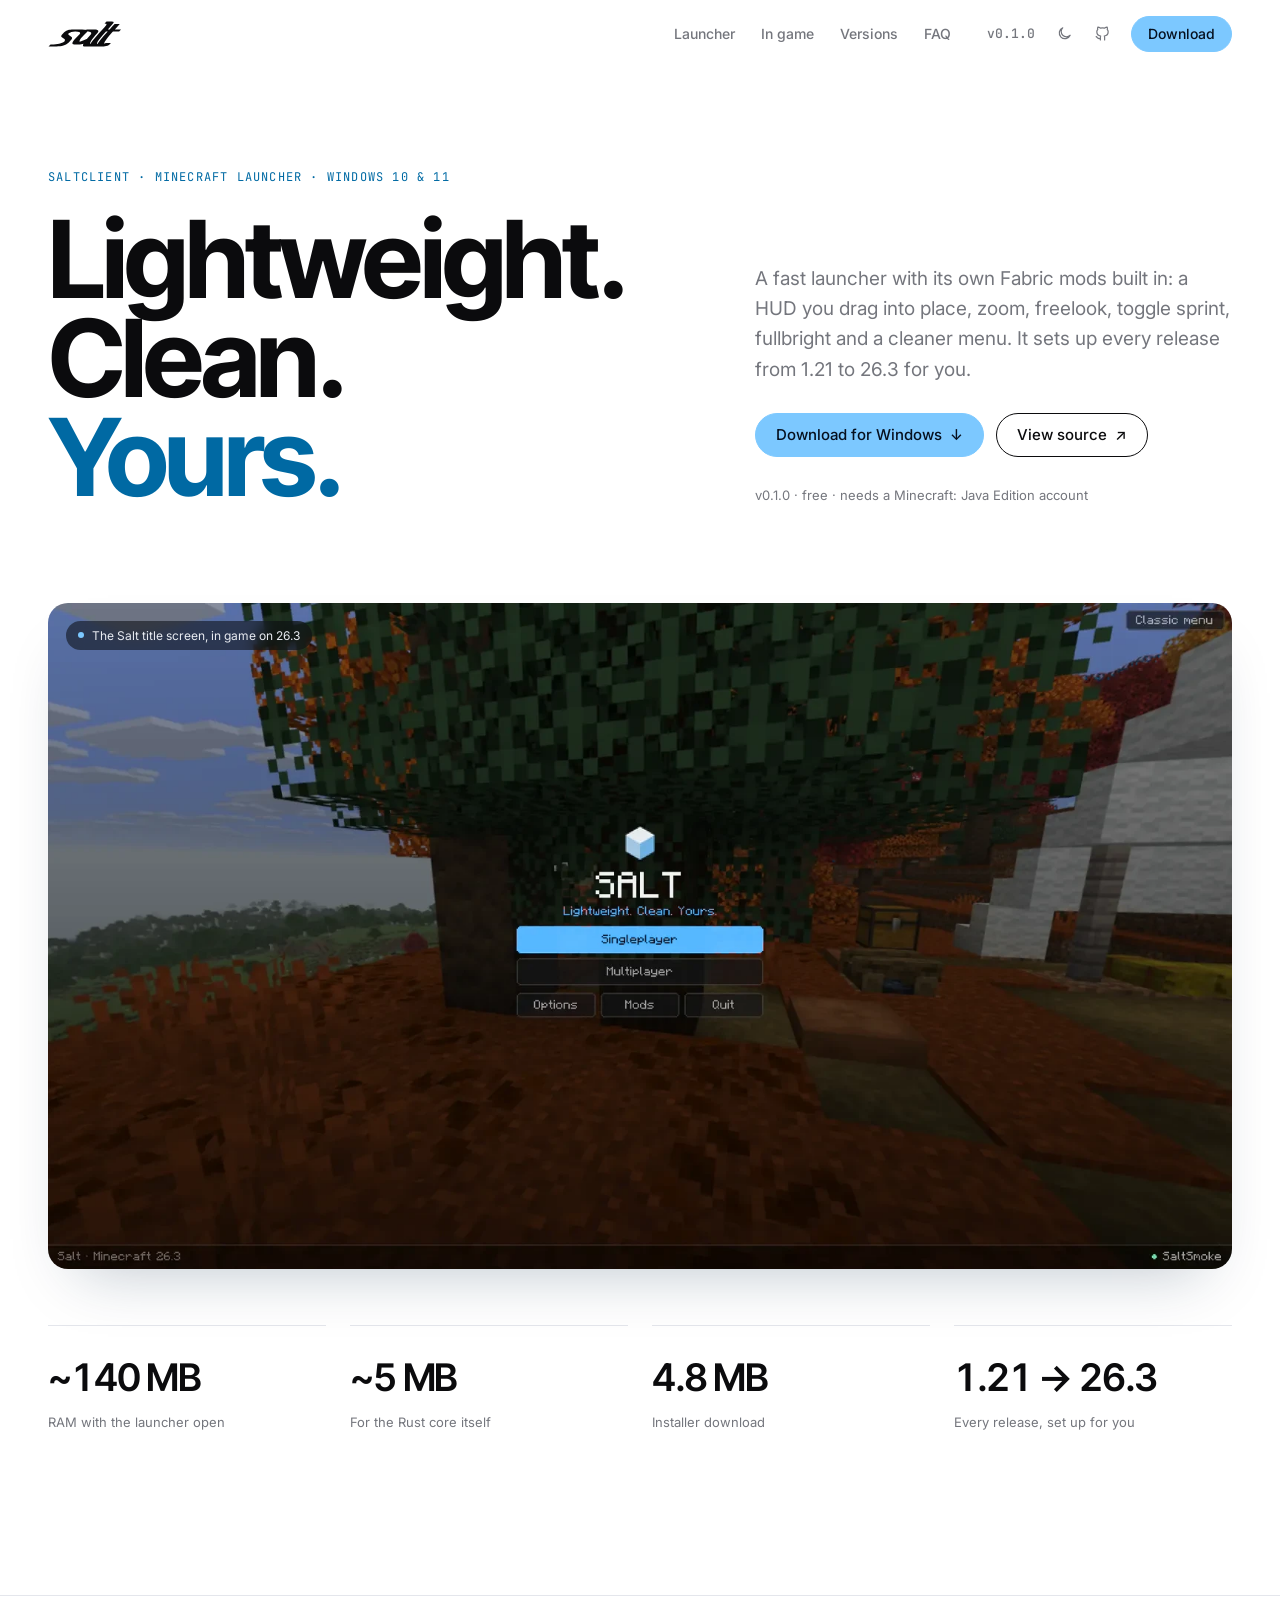
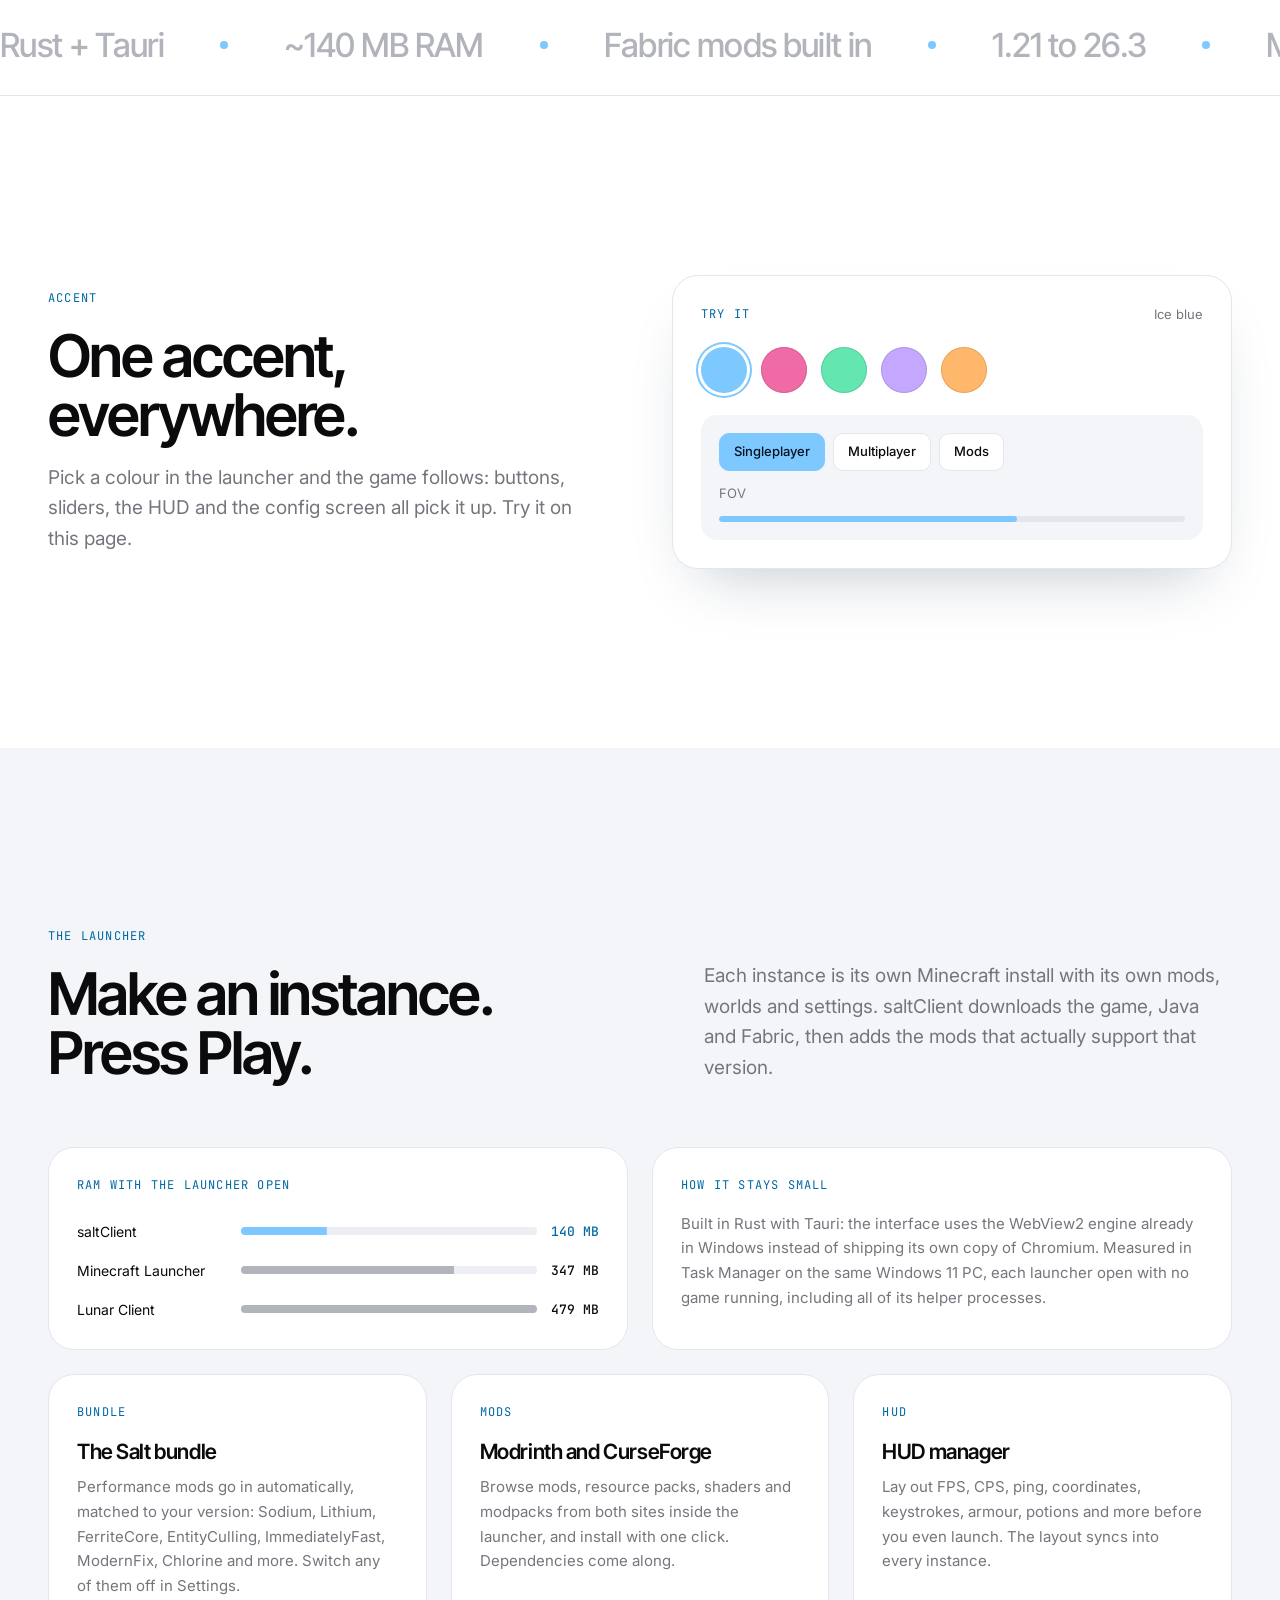
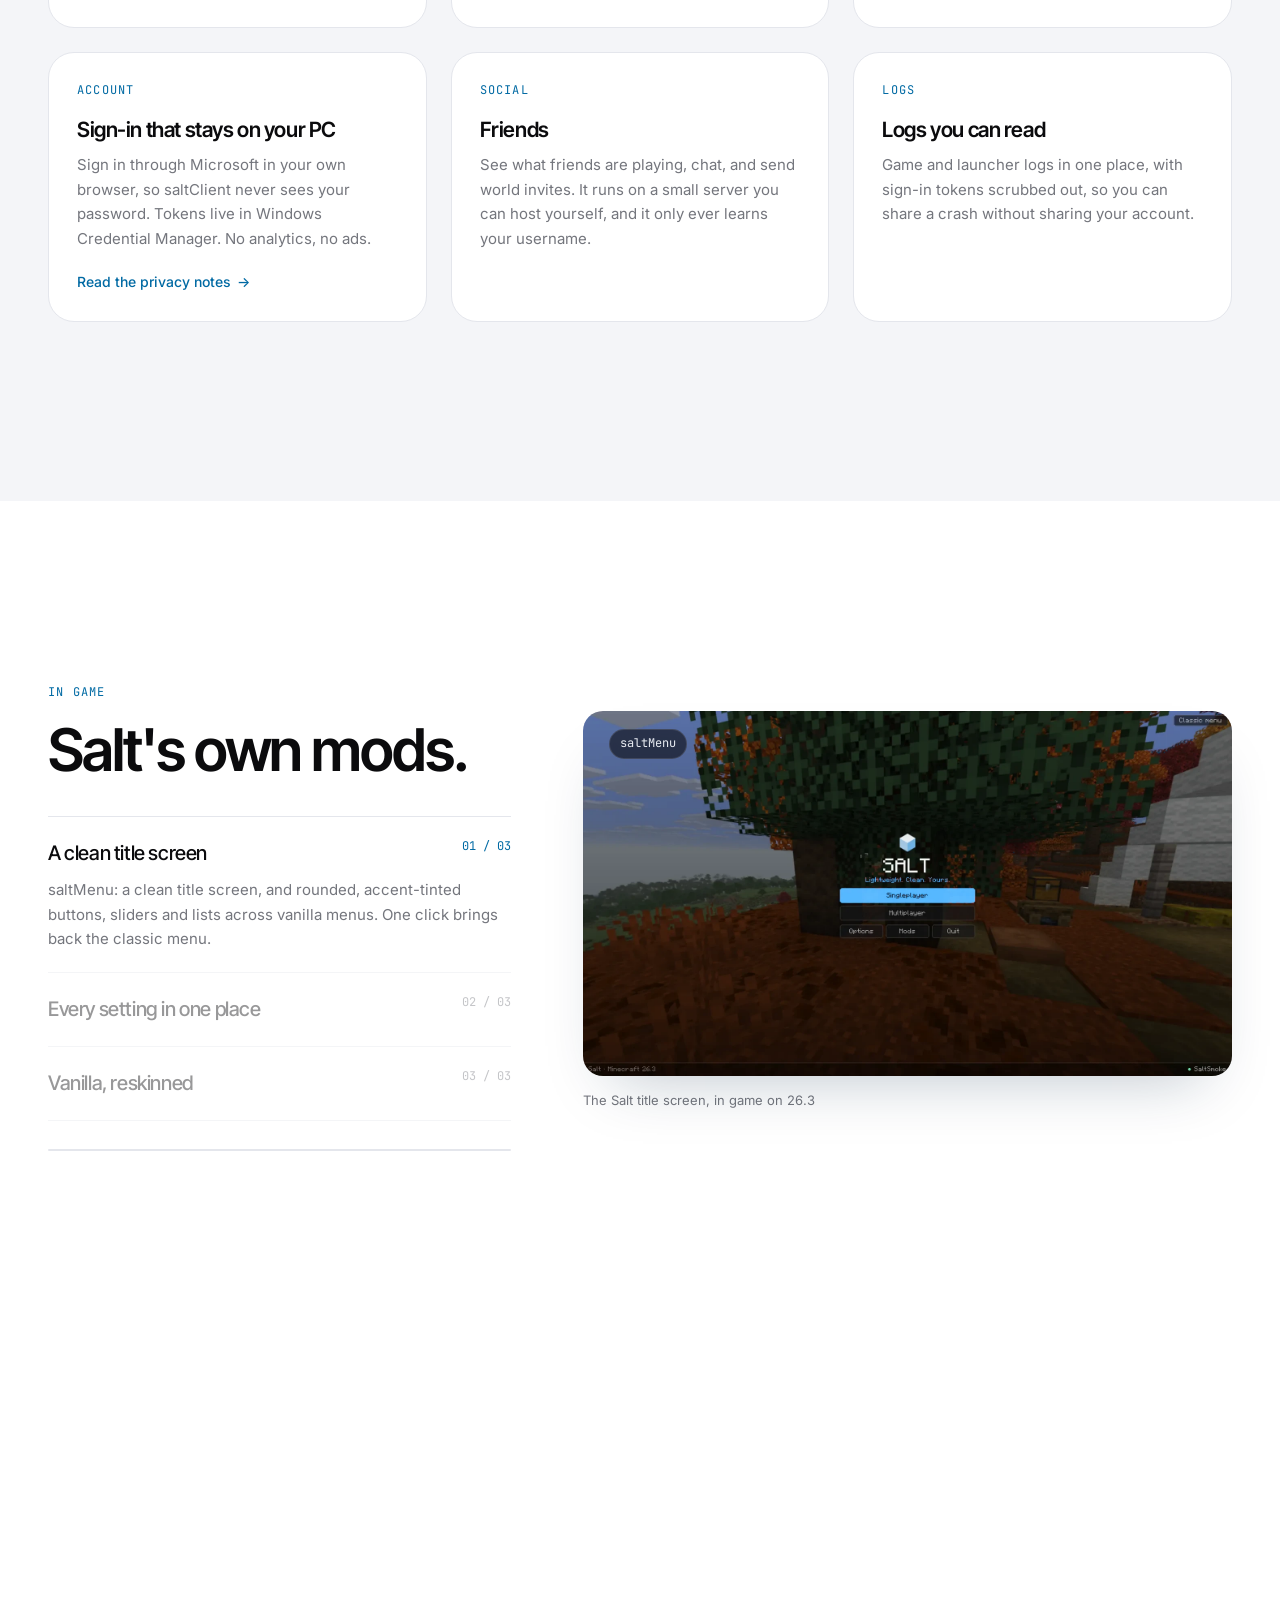
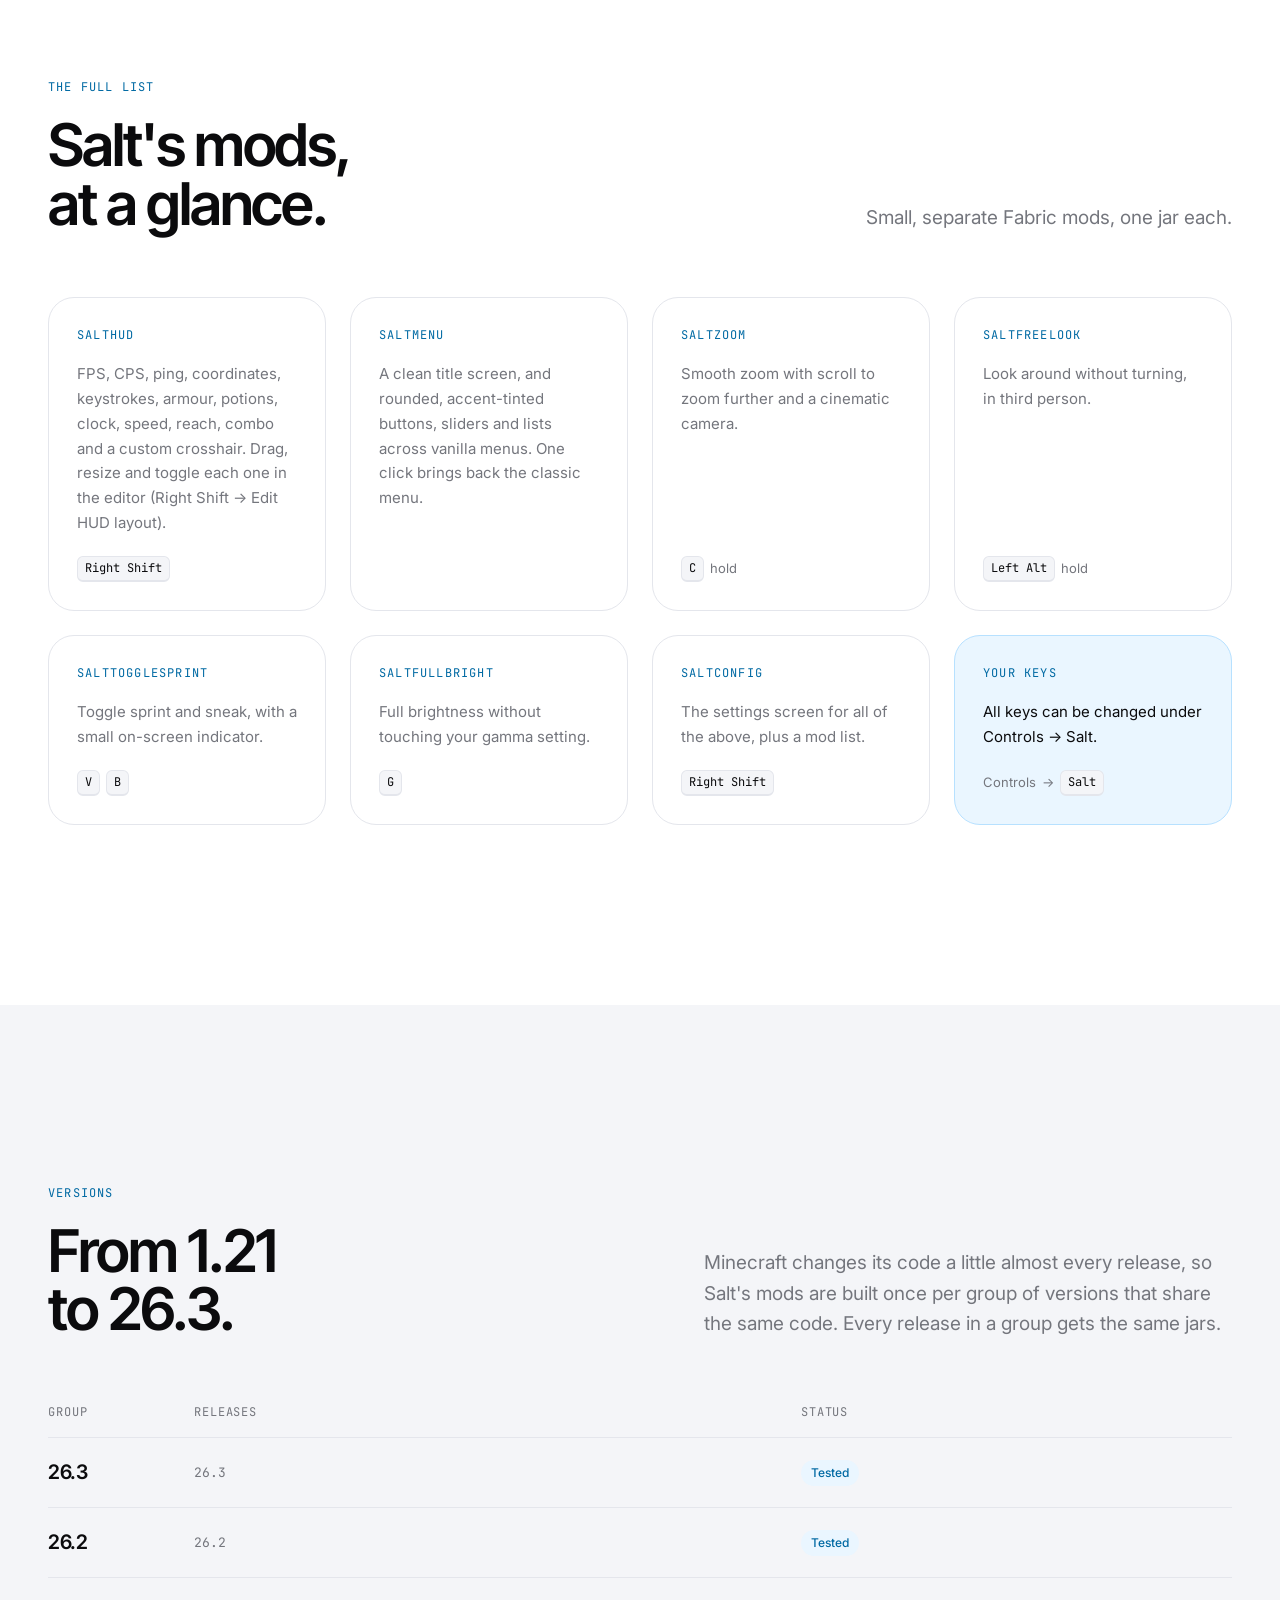
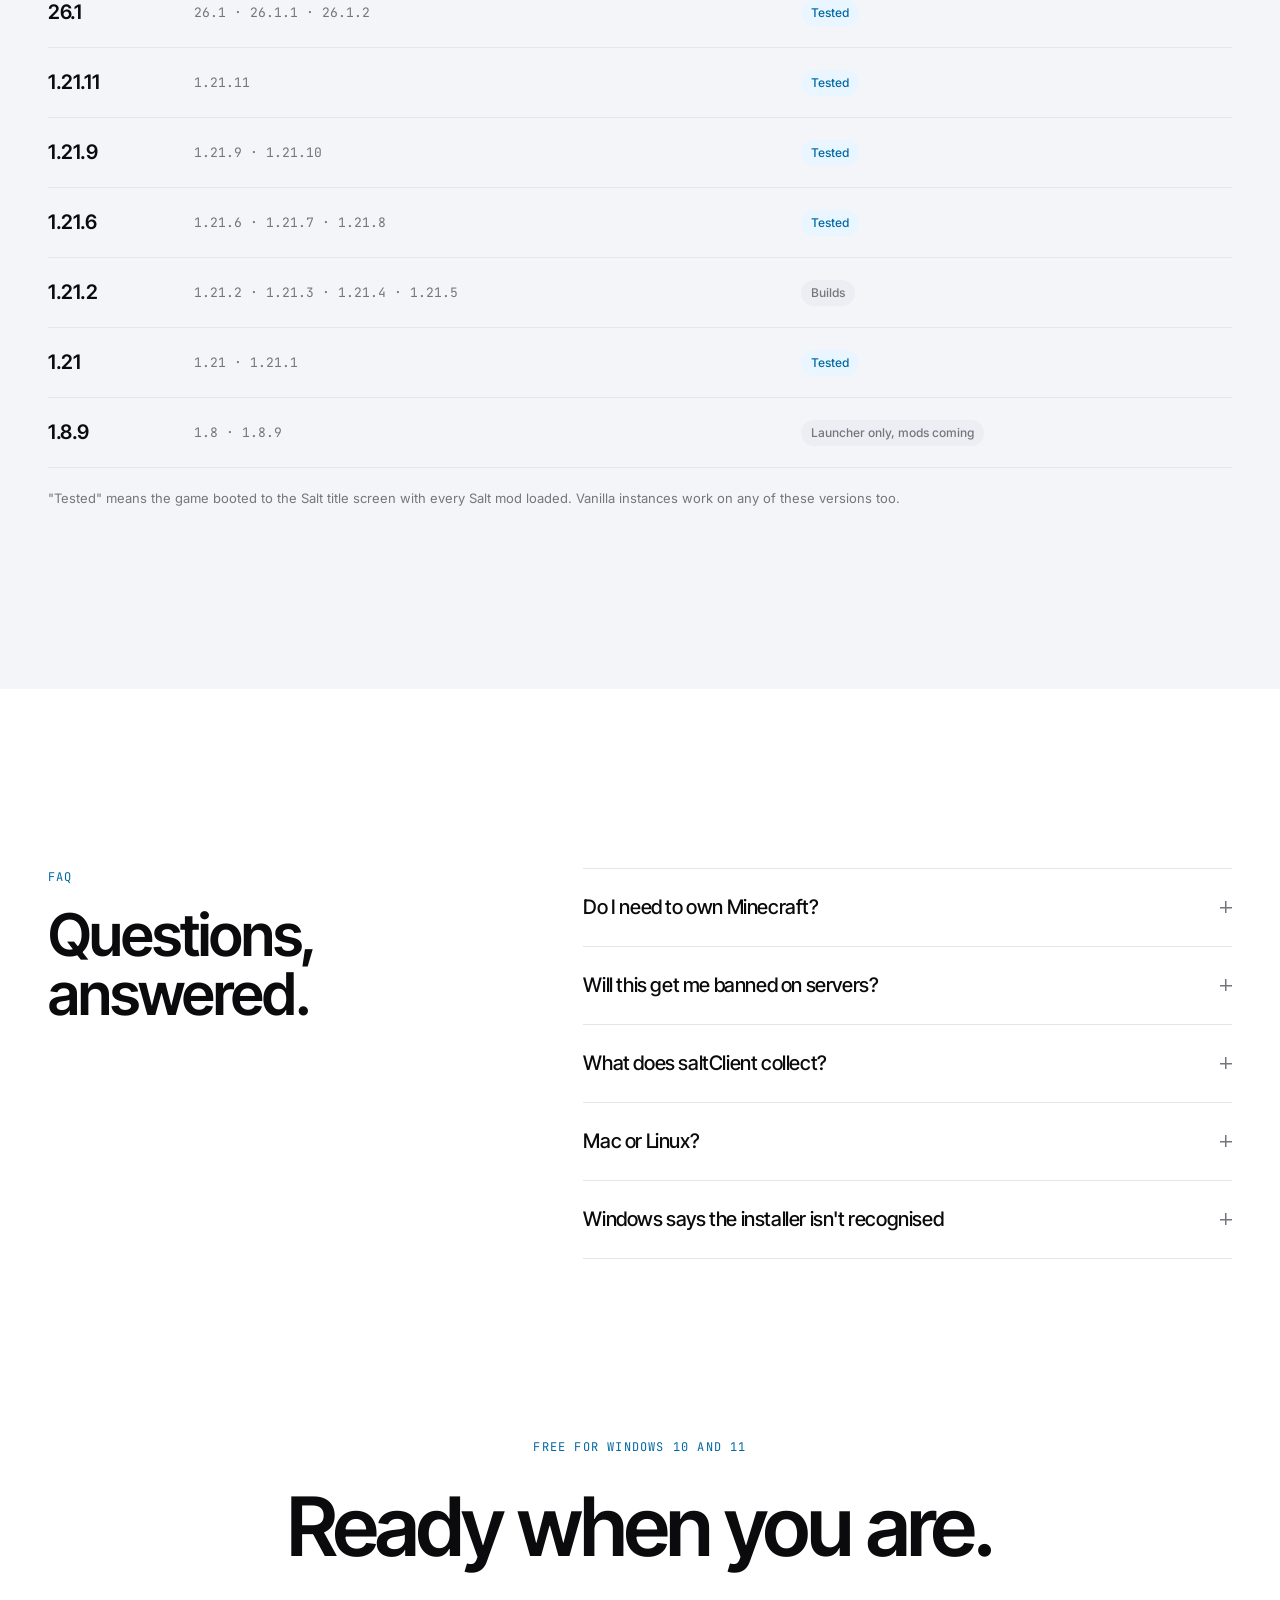
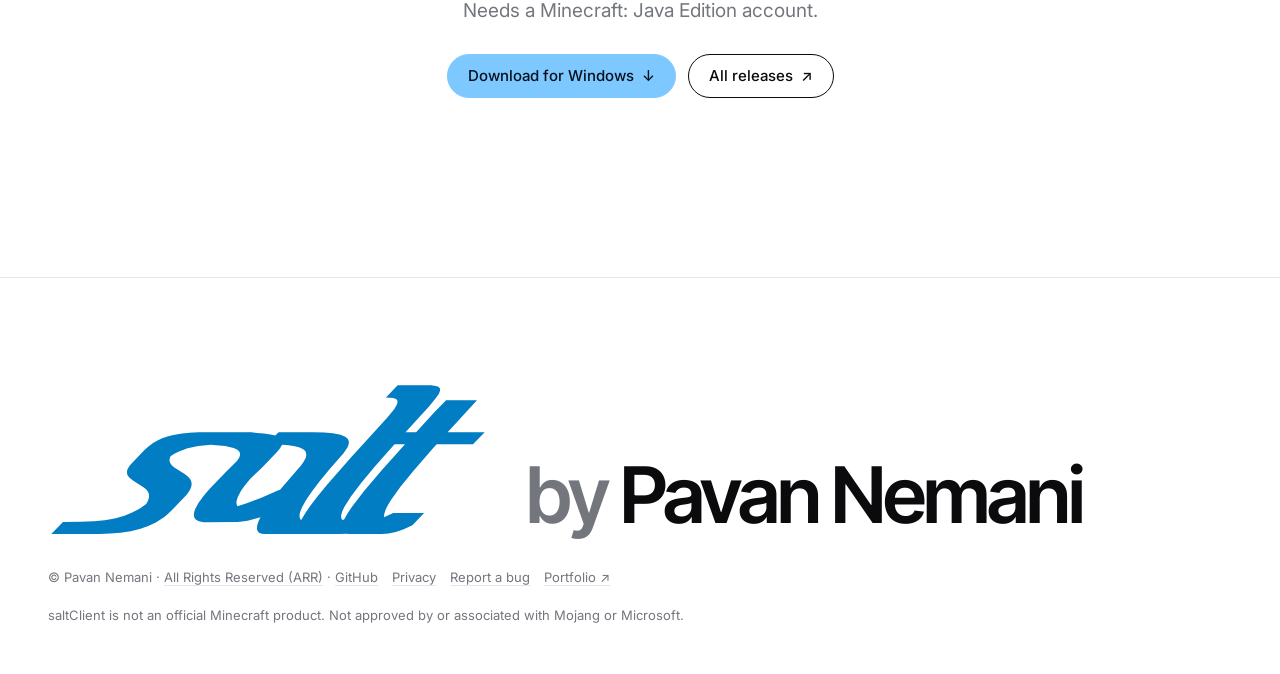
<file: index.html>
<!doctype html>
<html lang="en">
<head>
<meta charset="utf-8">
<meta name="viewport" content="width=device-width, initial-scale=1, viewport-fit=cover">
<title>saltClient</title>
<meta name="description" content="saltClient is a fast Minecraft launcher for Windows with its own Fabric mods: a drag-and-drop HUD, zoom, freelook, toggle sprint, fullbright and a cleaner menu, on every release from 1.21 to 26.3.">
<meta name="theme-color" content="#FFFFFF" media="(prefers-color-scheme: light)">
<meta name="theme-color" content="#0A0B0F" media="(prefers-color-scheme: dark)">
<link rel="icon" href="favicon.svg" type="image/svg+xml">
<link rel="apple-touch-icon" href="apple-touch-icon.png">
<meta property="og:type" content="website">
<meta property="og:title" content="saltClient">
<meta property="og:description" content="Lightweight. Clean. Yours. A Minecraft launcher with its own HUD and mods, from 1.21 to 26.3.">
<meta property="og:url" content="https://ophidianp.github.io/Salt/">
<meta property="og:image" content="https://ophidianp.github.io/Salt/og.png">
<meta name="twitter:card" content="summary_large_image">
<script>try{var r=document.documentElement,t=localStorage.getItem("salt-theme");if(t)r.dataset.theme=t;var a=localStorage.getItem("salt-accent");if(/^#[0-9a-f]{6}$/i.test(a))r.style.setProperty("--accent",a);if(!sessionStorage.getItem("salt-pre")&&!matchMedia("(prefers-reduced-motion: reduce)").matches){r.classList.add("preload");sessionStorage.setItem("salt-pre","1")}}catch(e){}</script>
<link rel="preconnect" href="https://fonts.googleapis.com">
<link rel="preconnect" href="https://fonts.gstatic.com" crossorigin>
<link rel="stylesheet" href="https://fonts.googleapis.com/css2?family=Inter:wght@400;500;600&amp;family=Inter+Tight:wght@500;600;700&amp;family=JetBrains+Mono:wght@400;500&amp;display=swap">
<link rel="stylesheet" href="styles.css?v=13">
<script src="accent.js?v=2" defer></script>
<script src="site.js?v=1" defer></script>
</head>
<body>
<div class="pre" aria-hidden="true"><div class="pre-in">
  <span class="lgs"><svg class="ghost"><use href="#salt"/></svg><svg class="fillp"><use href="#salt"/></svg></span>
  <p>Lightweight. Clean.<br>Yours.</p>
</div></div>
<svg width="0" height="0" style="position:absolute" aria-hidden="true">
  <symbol id="salt" viewBox="-0.6 -0.6 79.87 28.2"><path fill="currentColor" d="M66.22,8.50 L64.29,8.50 L68.56,3.84 L69.92,2.19 L70.38,1.47 L70.56,0.98 L70.58,0.71 L70.52,0.54 L70.26,0.28 L69.78,0.11 L68.93,0.01 L62.87,0.00 L60.75,2.20 L62.06,2.31 L62.47,2.44 L62.74,2.64 L62.85,2.91 L62.82,3.25 L62.65,3.67 L62.28,4.28 L60.97,5.88 L54.44,13.05 L50.06,18.06 L48.17,20.36 L46.96,21.96 L46.01,23.34 L45.40,24.40 L45.28,24.40 L45.23,24.34 L45.08,24.00 L45.05,23.58 L45.14,23.07 L45.53,22.07 L46.36,20.63 L47.30,19.27 L48.67,17.47 L50.54,15.21 L53.04,12.34 L53.75,11.31 L53.99,10.69 L54.01,10.16 L53.79,9.71 L53.35,9.34 L52.50,8.99 L51.09,8.71 L49.51,8.57 L47.23,8.50 L41.27,8.50 L40.65,9.13 L40.01,8.97 L38.92,8.79 L36.48,8.59 L36.57,8.50 L26.82,8.50 L26.78,8.54 L25.10,8.62 L23.46,8.78 L22.19,9.00 L21.24,9.23 L20.12,9.62 L19.28,10.01 L18.47,10.49 L17.70,11.05 L16.96,11.72 L14.45,14.32 L14.12,14.74 L13.82,15.30 L13.74,15.64 L13.77,16.09 L13.87,16.36 L14.15,16.73 L14.82,17.28 L16.80,18.53 L17.20,18.89 L17.52,19.29 L17.71,19.75 L17.74,20.26 L17.59,20.86 L17.23,21.53 L16.01,22.39 L14.68,23.11 L13.28,23.67 L11.53,24.16 L9.70,24.48 L7.80,24.67 L5.51,24.77 L2.12,24.80 L0.00,27.00 L8.66,26.98 L10.63,26.91 L12.55,26.76 L14.40,26.48 L16.18,26.05 L17.60,25.55 L18.96,24.90 L20.51,23.89 L21.24,23.28 L21.95,22.60 L24.57,19.85 L25.10,19.10 L25.31,18.66 L25.44,18.25 L25.47,17.88 L25.38,17.39 L25.24,17.09 L24.93,16.69 L24.21,16.11 L22.39,14.97 L21.99,14.64 L21.68,14.29 L21.49,13.89 L21.45,13.59 L21.49,13.27 L21.63,12.90 L22.34,12.44 L23.17,12.01 L24.72,11.43 L26.67,11.02 L28.94,10.80 L31.59,11.04 L33.11,11.39 L33.71,11.66 L34.08,11.97 L34.25,12.33 L34.25,12.73 L34.08,13.18 L33.66,13.79 L31.78,15.63 L28.63,18.91 L27.67,20.04 L26.71,21.36 L26.12,22.46 L25.96,22.94 L25.88,23.36 L25.90,23.73 L25.99,24.05 L26.17,24.31 L26.59,24.61 L26.97,24.74 L27.69,24.84 L33.86,24.83 L35.62,24.59 L37.97,23.96 L37.62,24.69 L37.42,25.27 L37.33,25.78 L37.35,26.20 L37.51,26.54 L37.79,26.79 L38.22,26.95 L38.59,26.99 L52.23,27.00 L53.57,26.94 L54.20,27.00 L59.91,27.00 L61.19,26.90 L62.53,26.62 L63.97,26.12 L65.55,25.40 L67.67,23.20 L62.07,23.20 L60.41,23.96 L60.42,23.42 L60.71,22.51 L61.13,21.68 L61.72,20.71 L63.41,18.37 L65.75,15.49 L69.29,11.44 L69.95,10.70 L76.54,10.70 L78.67,8.50 L71.94,8.50 L77.27,2.70 L71.67,2.70 L69.54,4.90ZM62.30,10.70 L64.21,10.70 L59.94,15.47 L56.78,19.20 L54.49,22.19 L53.78,23.25 L53.13,24.40 L52.76,24.40 L52.60,23.96 L52.64,23.44 L52.84,22.80 L53.21,22.03 L54.42,20.13 L56.24,17.73 L58.65,14.84ZM41.33,19.00 L38.14,20.41 L35.35,21.47 L33.79,21.97 L33.66,21.70 L33.60,21.35 L33.64,20.96 L33.85,20.26 L34.44,19.16 L35.12,18.19 L36.16,16.94 L38.18,14.99 L40.88,12.19 L41.49,11.47 L41.89,10.77 L43.13,10.88 L44.23,11.06 L45.10,11.30 L45.73,11.61 L46.00,11.83 L46.18,12.08 L46.30,12.56 L46.20,13.13 L45.78,13.93 L45.32,14.54 L41.49,19.00Z"/></symbol>
</svg>

<header class="hdr" id="hdr">
  <div class="wrap">
    <a class="logo lgs" href="#top" aria-label="saltClient, back to top"><svg class="base" aria-hidden="true"><use href="#salt"/></svg><svg class="fillp" aria-hidden="true"><use href="#salt"/></svg></a>
    <nav class="nav" aria-label="Main">
      <a href="#launcher" data-nav="launcher">Launcher</a>
      <a href="#in-game" data-nav="in-game">In game</a>
      <a href="#versions" data-nav="versions">Versions</a>
      <a href="#faq" data-nav="faq">FAQ</a>
    </nav>
    <div class="tools">
      <span class="kbd">v0.1.0</span>
      <button class="ib" id="theme" type="button" aria-label="Switch light or dark mode">
        <svg class="moon" viewBox="0 0 24 24" fill="none" stroke="currentColor" stroke-width="1.7" stroke-linecap="round" stroke-linejoin="round"><path d="M20 14.5A8 8 0 1 1 9.5 4a6.5 6.5 0 0 0 10.5 10.5z"/></svg>
        <svg class="sun" viewBox="0 0 24 24" fill="none" stroke="currentColor" stroke-width="1.7" stroke-linecap="round"><circle cx="12" cy="12" r="4"/><path d="M12 2v2M12 20v2M4.9 4.9l1.4 1.4M17.7 17.7l1.4 1.4M2 12h2M20 12h2M4.9 19.1l1.4-1.4M17.7 6.3l1.4-1.4"/></svg>
      </button>
      <a class="ib gh" href="https://github.com/ophidianp/Salt" aria-label="saltClient on GitHub"><svg viewBox="0 0 24 24" fill="none" stroke="currentColor" stroke-width="1.7" stroke-linecap="round" stroke-linejoin="round"><path d="M9 19c-4 1.3-4-2-6-2.5m12 4.5v-3.5c0-1 .1-1.4-.5-2 2.8-.3 5.5-1.4 5.5-6a4.6 4.6 0 0 0-1.3-3.2 4.2 4.2 0 0 0-.1-3.2s-1.1-.3-3.5 1.3a12 12 0 0 0-6.2 0C6.5 2.8 5.4 3.1 5.4 3.1a4.2 4.2 0 0 0-.1 3.2A4.6 4.6 0 0 0 4 9.5c0 4.6 2.7 5.7 5.5 6-.6.6-.6 1.2-.5 2V21"/></svg></a>
      <a class="pill sm acc" href="https://github.com/ophidianp/Salt/releases/latest/download/saltClient-Setup.exe" style="margin-left:8px">Download</a>
    </div>
  </div>
</header>

<main>
  <section class="hero" id="top">
    <div class="wrap">
      <div class="hero-grid">
        <div>
          <div class="eyebrow in">saltClient · Minecraft launcher · Windows 10 &amp; 11</div>
          <h1 class="in d1" style="margin-top:22px">Lightweight.<br>Clean.<br><em>Yours.</em></h1>
        </div>
        <div style="display:flex;flex-direction:column;gap:28px;align-items:flex-start;min-width:0">
          <p class="lede in d2">A fast launcher with its own Fabric mods built in: a HUD you drag into place, zoom, freelook, toggle sprint, fullbright and a cleaner menu. It sets up every release from 1.21 to 26.3 for you.</p>
          <div class="cta in d3"><a class="pill acc" href="https://github.com/ophidianp/Salt/releases/latest/download/saltClient-Setup.exe">Download for Windows <span class="ar dn">↓</span></a><a class="pill" href="https://github.com/ophidianp/Salt">View source <span class="ar">↗</span></a></div>
          <p class="fine in d3">v0.1.0 · free · needs a Minecraft: Java Edition account</p>
        </div>
      </div>
      <figure class="ph stage zoom" style="margin-inline:0;margin-bottom:0"><img data-recolor src="assets/img/title-screen.webp" width="1600" height="900" fetchpriority="high" alt="Salt's title screen in Minecraft 26.3: the Salt cube logo, the tagline Lightweight. Clean. Yours., and rounded Singleplayer, Multiplayer, Options, Mods and Quit buttons over a blurred world."><figcaption class="hint"><i></i>The Salt title screen, in game on 26.3</figcaption></figure>
      <div class="ticks">
        <div class="rv"><b>~140 MB</b><span>RAM with the launcher open</span></div>
        <div class="rv d1"><b>~5 MB</b><span>For the Rust core itself</span></div>
        <div class="rv d2"><b>4.8 MB</b><span>Installer download</span></div>
        <div class="rv d2"><b>1.21 → 26.3</b><span>Every release, set up for you</span></div>
      </div>
    </div>
    <div class="marq" aria-hidden="true"><div class="track">
      <span>Rust + Tauri</span><span>~140 MB RAM</span><span>Fabric mods built in</span><span>1.21 to 26.3</span><span>Modrinth + CurseForge</span><span>No analytics</span><span>Windows 10 &amp; 11</span>
      <span>Rust + Tauri</span><span>~140 MB RAM</span><span>Fabric mods built in</span><span>1.21 to 26.3</span><span>Modrinth + CurseForge</span><span>No analytics</span><span>Windows 10 &amp; 11</span>
    </div></div>
  </section>

  <section class="blk" id="accent">
    <div class="wrap accent-grid">
      <div style="display:flex;flex-direction:column;gap:18px">
        <div class="eyebrow rv">Accent</div>
        <h2 class="rv d1">One accent,<br>everywhere.</h2>
        <p class="lede rv d2">Pick a colour in the launcher and the game follows: buttons, sliders, the HUD and the config screen all pick it up. Try it on this page.</p>
      </div>
      <div class="picker rv d1">
        <div class="row"><div class="eyebrow">Try it</div><span class="fine" id="acc-name">Ice blue</span></div>
        <div class="swatches" role="radiogroup" aria-label="Accent colour"><button class="swatch" type="button" role="radio" aria-checked="true" data-accent="#7cc8ff" style="--c:#7cc8ff" aria-label="Ice blue"></button><button class="swatch" type="button" role="radio" aria-checked="false" data-accent="#f06aa6" style="--c:#f06aa6" aria-label="Pink"></button><button class="swatch" type="button" role="radio" aria-checked="false" data-accent="#63e6b0" style="--c:#63e6b0" aria-label="Mint"></button><button class="swatch" type="button" role="radio" aria-checked="false" data-accent="#c4a8ff" style="--c:#c4a8ff" aria-label="Lavender"></button><button class="swatch" type="button" role="radio" aria-checked="false" data-accent="#ffb86b" style="--c:#ffb86b" aria-label="Amber"></button></div>
        <div class="demo" aria-hidden="true">
          <div class="btns"><span class="on">Singleplayer</span><span>Multiplayer</span><span>Mods</span></div>
          <div class="fine">FOV</div><div class="bar"><i></i></div>
        </div>
      </div>
    </div>
  </section>

  <section class="blk alt" id="launcher">
    <div class="wrap">
      <div class="blk-head">
        <div><div class="eyebrow rv">The launcher</div><h2 class="rv d1">Make an instance.<br>Press Play.</h2></div>
        <p class="lede rv d2" style="max-width:44ch">Each instance is its own Minecraft install with its own mods, worlds and settings. saltClient downloads the game, Java and Fabric, then adds the mods that actually support that version.</p>
      </div>
      <div class="cards two">
        <div class="card flat rv">
          <div class="eyebrow">RAM with the launcher open</div>
          <div class="ram" role="table" aria-label="RAM with the launcher open">
            <div role="row"><span role="rowheader">saltClient</span><i style="--w:29%" aria-hidden="true"></i><b role="cell">140 MB</b></div>
            <div role="row"><span role="rowheader">Minecraft Launcher</span><i style="--w:72%" aria-hidden="true"></i><b role="cell">347 MB</b></div>
            <div role="row"><span role="rowheader">Lunar Client</span><i style="--w:100%" aria-hidden="true"></i><b role="cell">479 MB</b></div>
          </div>
        </div>
        <div class="card flat rv d1">
          <div class="eyebrow">How it stays small</div>
          <p>Built in Rust with Tauri: the interface uses the WebView2 engine already in Windows instead of shipping its own copy of Chromium. Measured in Task Manager on the same Windows 11 PC, each launcher open with no game running, including all of its helper processes.</p>
        </div>
      </div>
      <div class="cards" style="margin-top:24px">
        <article class="card rv"><div class="eyebrow">Bundle</div><h3>The Salt bundle</h3><p>Performance mods go in automatically, matched to your version: Sodium, Lithium, FerriteCore, EntityCulling, ImmediatelyFast, ModernFix, Chlorine and more. Switch any of them off in Settings.</p></article>
        <article class="card rv d1"><div class="eyebrow">Mods</div><h3>Modrinth and CurseForge</h3><p>Browse mods, resource packs, shaders and modpacks from both sites inside the launcher, and install with one click. Dependencies come along.</p></article>
        <article class="card rv d2"><div class="eyebrow">HUD</div><h3>HUD manager</h3><p>Lay out FPS, CPS, ping, coordinates, keystrokes, armour, potions and more before you even launch. The layout syncs into every instance.</p></article>
        <article class="card rv"><div class="eyebrow">Account</div><h3>Sign-in that stays on your PC</h3><p>Sign in through Microsoft in your own browser, so saltClient never sees your password. Tokens live in Windows Credential Manager. No analytics, no ads.</p><a class="more" href="https://github.com/ophidianp/Salt/blob/main/PRIVACY.md">Read the privacy notes <span class="ar">→</span></a></article>
        <article class="card rv d1"><div class="eyebrow">Social</div><h3>Friends</h3><p>See what friends are playing, chat, and send world invites. It runs on a small server you can host yourself, and it only ever learns your username.</p></article>
        <article class="card rv d2"><div class="eyebrow">Logs</div><h3>Logs you can read</h3><p>Game and launcher logs in one place, with sign-in tokens scrubbed out, so you can share a crash without sharing your account.</p></article>
      </div>
    </div>
  </section>

  <section class="tear" id="in-game">
    <div class="pin"><div class="wrap grid">
      <div>
        <div class="eyebrow">In game</div>
        <h2 style="margin-top:18px">Salt's own mods.</h2>
        <ol class="steps" id="steps">
          <li class="on" data-lbl="saltMenu" data-cap="The Salt title screen, in game on 26.3"><div class="t">A clean title screen <small>01 / 03</small></div><p>saltMenu: a clean title screen, and rounded, accent-tinted buttons, sliders and lists across vanilla menus. One click brings back the classic menu.</p></li>
          <li data-lbl="saltConfig" data-cap="saltConfig: every mod's settings in one place, including other mods' Cloth Config screens"><div class="t">Every setting in one place <small>02 / 03</small></div><p>saltConfig: the settings screen for all of Salt's mods, plus a mod list. Open it with <kbd>Right Shift</kbd>.</p></li>
          <li data-lbl="Options" data-cap="Vanilla Options, reskinned. Modded screens that use vanilla widgets get the same look."><div class="t">Vanilla, reskinned <small>03 / 03</small></div><p>Vanilla Options, reskinned. Modded screens that use vanilla widgets get the same look.</p></li>
        </ol>
        <div class="prog"><i id="bar"></i></div>
      </div>
      <div>
        <div class="ph tstage" id="tstage">
          <img class="layer" data-recolor src="assets/img/title-screen.webp" width="1600" height="900" alt="Salt's title screen in Minecraft 26.3 with rounded, accent-tinted buttons.">
          <img class="layer" data-recolor src="assets/img/salt-config.webp" width="1600" height="900" loading="lazy" alt="The saltConfig screen: a rounded dark window listing the Salt mods and other installed mods on the left, with toggles and options for saltFreelook on the right.">
          <img class="layer" data-recolor src="assets/img/options-reskin.webp" width="1600" height="900" loading="lazy" alt="Minecraft's Options screen with Salt's rounded dark buttons and an accent-filled FOV slider.">
          <span class="lbl" id="tlbl">saltMenu</span>
        </div>
        <p class="tstage-cap" id="tcap">The Salt title screen, in game on 26.3</p>
      </div>
    </div></div>
  </section>

  <section class="blk mods-head" id="mods" style="padding-top:clamp(40px,6vw,80px)">
    <div class="wrap">
      <div class="blk-head">
        <div><div class="eyebrow rv">The full list</div><h2 class="rv d1">Salt's mods,<br>at a glance.</h2></div>
        <p class="lede rv d2" style="max-width:36ch">Small, separate Fabric mods, one jar each.</p>
      </div>
      <div class="cards four">
        <article class="card rv"><div class="eyebrow">saltHUD</div><p>FPS, CPS, ping, coordinates, keystrokes, armour, potions, clock, speed, reach, combo and a custom crosshair. Drag, resize and toggle each one in the editor (Right Shift → Edit HUD layout).</p><div class="keys"><kbd>Right Shift</kbd></div></article>
        <article class="card rv d1"><div class="eyebrow">saltMenu</div><p>A clean title screen, and rounded, accent-tinted buttons, sliders and lists across vanilla menus. One click brings back the classic menu.</p></article>
        <article class="card rv d2"><div class="eyebrow">saltZoom</div><p>Smooth zoom with scroll to zoom further and a cinematic camera.</p><div class="keys"><kbd>C</kbd> hold</div></article>
        <article class="card rv"><div class="eyebrow">saltFreelook</div><p>Look around without turning, in third person.</p><div class="keys"><kbd>Left Alt</kbd> hold</div></article>
        <article class="card rv d1"><div class="eyebrow">saltToggleSprint</div><p>Toggle sprint and sneak, with a small on-screen indicator.</p><div class="keys"><kbd>V</kbd> <kbd>B</kbd></div></article>
        <article class="card rv d2"><div class="eyebrow">saltFullbright</div><p>Full brightness without touching your gamma setting.</p><div class="keys"><kbd>G</kbd></div></article>
        <article class="card rv"><div class="eyebrow">saltConfig</div><p>The settings screen for all of the above, plus a mod list.</p><div class="keys"><kbd>Right Shift</kbd></div></article>
        <article class="card flat rv d1" style="background:var(--acc-soft);border-color:var(--acc-line)"><div class="eyebrow">Your keys</div><p style="color:var(--ink)">All keys can be changed under Controls → Salt.</p><div class="keys">Controls <span aria-hidden="true">→</span> <kbd>Salt</kbd></div></article>
      </div>
    </div>
  </section>

  <section class="blk alt" id="versions">
    <div class="wrap">
      <div class="blk-head">
        <div><div class="eyebrow rv">Versions</div><h2 class="rv d1">From 1.21<br>to 26.3.</h2></div>
        <p class="lede rv d2" style="max-width:44ch">Minecraft changes its code a little almost every release, so Salt's mods are built once per group of versions that share the same code. Every release in a group gets the same jars.</p>
      </div>
      <div class="rv" style="overflow-x:auto">
        <table class="vtable">
          <thead><tr><th scope="col">Group</th><th scope="col">Releases</th><th scope="col">Status</th></tr></thead>
          <tbody>
            <tr><td>26.3</td><td>26.3</td><td><span class="chip ok">Tested</span></td></tr>
            <tr><td>26.2</td><td>26.2</td><td><span class="chip ok">Tested</span></td></tr>
            <tr><td>26.1</td><td>26.1 · 26.1.1 · 26.1.2</td><td><span class="chip ok">Tested</span></td></tr>
            <tr><td>1.21.11</td><td>1.21.11</td><td><span class="chip ok">Tested</span></td></tr>
            <tr><td>1.21.9</td><td>1.21.9 · 1.21.10</td><td><span class="chip ok">Tested</span></td></tr>
            <tr><td>1.21.6</td><td>1.21.6 · 1.21.7 · 1.21.8</td><td><span class="chip ok">Tested</span></td></tr>
            <tr><td>1.21.2</td><td>1.21.2 · 1.21.3 · 1.21.4 · 1.21.5</td><td><span class="chip soon">Builds</span></td></tr>
            <tr><td>1.21</td><td>1.21 · 1.21.1</td><td><span class="chip ok">Tested</span></td></tr>
            <tr><td>1.8.9</td><td>1.8 · 1.8.9</td><td><span class="chip soon">Launcher only, mods coming</span></td></tr>
          </tbody>
        </table>
      </div>
      <p class="fine rv" style="margin-top:20px">"Tested" means the game booted to the Salt title screen with every Salt mod loaded. Vanilla instances work on any of these versions too.</p>
    </div>
  </section>

  <section class="blk" id="faq">
    <div class="wrap faq-grid">
      <div style="display:flex;flex-direction:column;gap:18px"><div class="eyebrow rv">FAQ</div><h2 class="rv d1">Questions,<br>answered.</h2></div>
      <div class="faq rv d1">
        <details><summary>Do I need to own Minecraft?</summary><p>Yes. saltClient launches the official Minecraft: Java Edition and checks that your account owns it. It doesn't unlock or share the game.</p></details>
        <details><summary>Will this get me banned on servers?</summary><p>Salt's mods are visual and quality-of-life only, like other popular PvP clients: HUD, zoom, freelook, toggle sprint and fullbright. Some servers have their own rules about client mods, so check a server's rules if you're unsure.</p></details>
        <details><summary>What does saltClient collect?</summary><p>Nothing for itself. There are no analytics or telemetry. Sign-in tokens stay in Windows Credential Manager and only go to Microsoft and Mojang. <a href="https://github.com/ophidianp/Salt/blob/main/PRIVACY.md">Full privacy notes</a>.</p></details>
        <details><summary>Mac or Linux?</summary><p>Not yet. saltClient is built with Tauri, so other platforms are possible later, but only Windows is built and tested today.</p></details>
        <details><summary>Windows says the installer isn't recognised</summary><p>The installer isn't code-signed yet, so SmartScreen may warn you. Click <em>More info</em>, then <em>Run anyway</em>. You can also build it yourself from the source.</p></details>
      </div>
    </div>
  </section>

  <section class="blk" style="padding-top:0">
    <div class="wrap close">
      <div class="eyebrow rv">Free for Windows 10 and 11</div>
      <h2 class="rv d1">Ready when you are.</h2>
      <p class="lede rv d2" style="text-align:center">Needs a Minecraft: Java Edition account.</p>
      <div class="cta rv d2" style="justify-content:center"><a class="pill acc" href="https://github.com/ophidianp/Salt/releases/latest/download/saltClient-Setup.exe">Download for Windows <span class="ar dn">↓</span></a><a class="pill" href="https://github.com/ophidianp/Salt/releases">All releases <span class="ar">↗</span></a></div>
    </div>
  </section>
</main>

<footer>
  <div class="wrap foot-logo"><span class="lgs" role="img" aria-label="saltClient"><svg class="ghost"><use href="#salt"/></svg><svg class="fillp"><use href="#salt"/></svg></span><p class="foot-by">by <a href="https://ophidianp.github.io/">Pavan Nemani</a></p></div>
  <div class="wrap fine"><span>&copy; Pavan Nemani · <a href="https://github.com/ophidianp/Salt/blob/main/LICENSE">All Rights Reserved (ARR)</a> · <span class="links"><a href="https://github.com/ophidianp/Salt">GitHub</a><a href="https://github.com/ophidianp/Salt/blob/main/PRIVACY.md">Privacy</a><a href="https://github.com/ophidianp/Salt/issues">Report a bug</a><a href="https://ophidianp.github.io/">Portfolio ↗</a></span></span><span>saltClient is not an official Minecraft product. Not approved by or associated with Mojang or Microsoft.</span></div>
</footer>
</body>
</html>
</file>
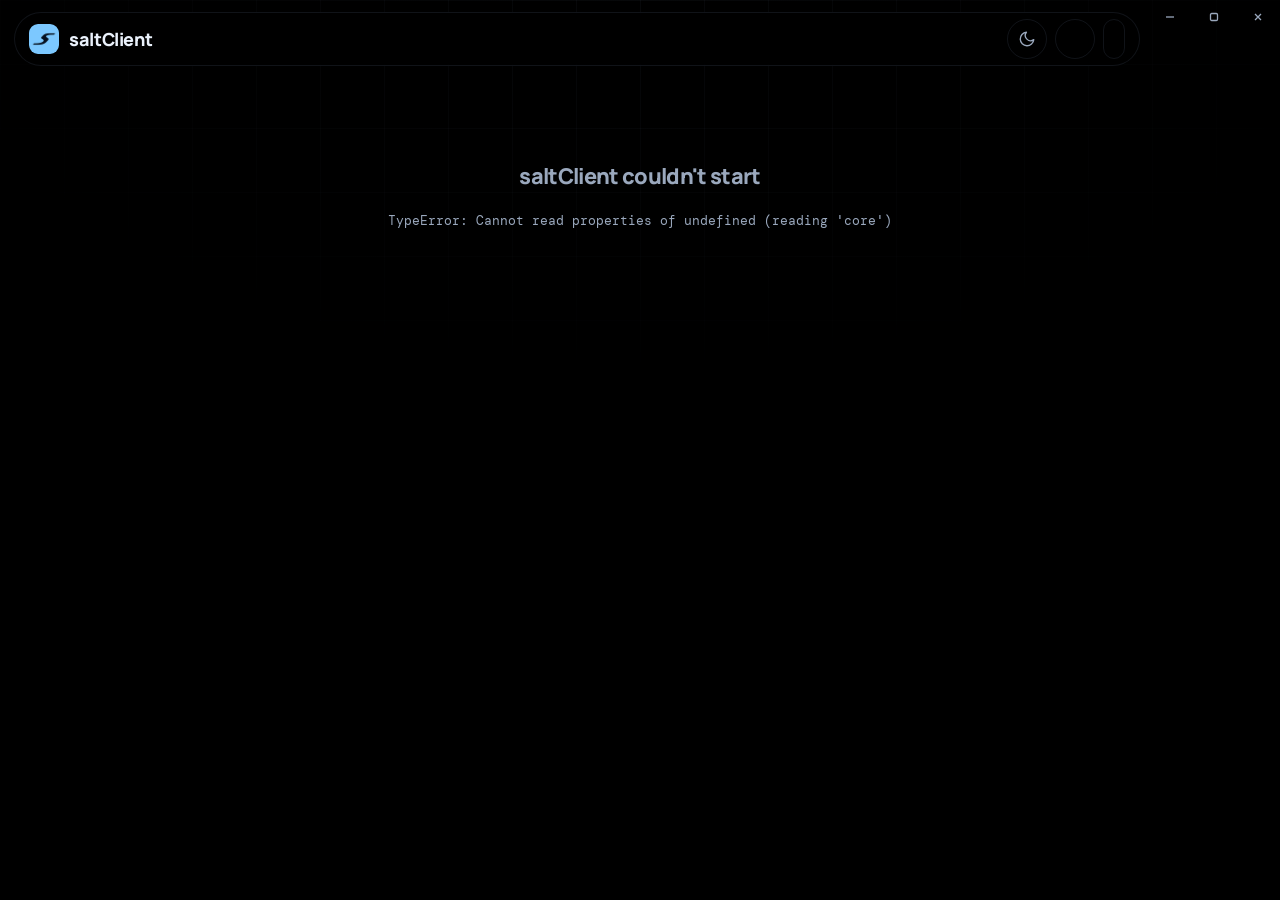
<file: launcher/ui/index.html>
<!doctype html>
<html lang="en">
<head>
  <meta charset="utf-8" />
  <meta name="viewport" content="width=device-width, initial-scale=1" />
  <title>saltClient</title>
  <link rel="stylesheet" href="css/salt.css" />
</head>
<body>
  <!-- Plain backdrop (black by default) + optional custom image. -->
  <div id="backdrop" aria-hidden="true">
    <div id="backdrop-image"></div>
  </div>

  <div id="scroll-progress" aria-hidden="true"></div>

  <!-- Toolbar: a floating pill like the Chlorine site header. Empty space in it drags the window. -->
  <header id="titlebar" data-tauri-drag-region>
    <div class="site-header" id="site-header" data-tauri-drag-region>
      <div class="brand" id="brand" title="Home">
        <img src="img/logo.png" alt="" class="brand-logo" />
        <span class="brand-name">saltClient</span>
      </div>
      <nav class="site-nav" id="topnav" aria-label="Main"></nav>
      <div class="header-actions" data-tauri-drag-region>
        <span class="titlebar-status" id="titlebar-status"></span>
        <button class="round-btn" id="theme-toggle" aria-label="Toggle light / dark">
          <svg class="moon" viewBox="0 0 24 24" fill="none" stroke="currentColor" stroke-width="1.8" stroke-linecap="round" stroke-linejoin="round"><path d="M21 12.8A9 9 0 1 1 11.2 3a7 7 0 0 0 9.8 9.8z"/></svg>
          <svg class="sun" viewBox="0 0 24 24" fill="none" stroke="currentColor" stroke-width="1.8" stroke-linecap="round"><circle cx="12" cy="12" r="4"/><path d="M12 2v2M12 20v2M4.9 4.9l1.4 1.4M17.7 17.7l1.4 1.4M2 12h2M20 12h2M4.9 19.1l1.4-1.4M17.7 6.3l1.4-1.4"/></svg>
        </button>
        <button class="round-btn" id="settings-btn" aria-label="Settings"></button>
        <button class="account-chip" id="account-chip" title="Accounts"></button>
        <div id="quick-play"></div>
      </div>
    </div>
    <div class="window-controls">
      <button class="wc" id="wc-min" aria-label="Minimize"><svg viewBox="0 0 12 12"><path d="M2 6h8" /></svg></button>
      <button class="wc" id="wc-max" aria-label="Maximize"><svg viewBox="0 0 12 12"><rect x="2.5" y="2.5" width="7" height="7" rx="1.2" /></svg></button>
      <button class="wc close" id="wc-close" aria-label="Close"><svg viewBox="0 0 12 12"><path d="M3 3l6 6M9 3l-6 6" /></svg></button>
    </div>
  </header>

  <div id="shell">
    <main id="view" tabindex="-1"></main>
  </div>

  <div id="progress-dock"></div>
  <div id="toasts" aria-live="polite"></div>
  <div id="modal-root"></div>
  <div id="onboarding-root"></div>

  <script type="module" src="js/app.js"></script>
</body>
</html>
</file>
<file: styles.css>
/* saltClient website, in the Mouse 33 design: a long scroller with a floating header that
   never hides, an oversized hero, scroll reveals (.rv), a pinned "in game" stage that steps
   through screenshots as you scroll, cards with hover lift, pill buttons and mono eyebrows.
   Light + dark (toggle remembered per viewer). The accent is salt's own ice blue, and the
   accent picker (accent.js) can swap it live: everything below derives from --accent. */
:root{
  --accent:#7cc8ff; --accent-ink:#06101f;
  --bg:#FFFFFF; --bg-2:#F4F5F8; --bg-3:#ECEEF3; --line:#E4E6EC; --ink:#0B0B0D; --mute:#74767D; --faint:#B2B4BB;
  /* --acc fills (pills, dots, bars); --acc-t is the accent made dark enough to read as text */
  --acc:var(--accent); --on-acc:var(--accent-ink);
  --acc-t:color-mix(in oklab,var(--accent) 52%,#0B0B0D);
  --acc-logo:color-mix(in oklab,var(--accent) 72%,#0B0B0D);
  --acc-soft:color-mix(in srgb,var(--accent) 16%,var(--bg));
  --acc-line:color-mix(in srgb,var(--accent) 55%,var(--bg));
  --hdr:rgba(255,255,255,.78); --tag:rgba(255,255,255,.92); --shadow:0 30px 60px -30px rgba(10,40,70,.28);
  --ok:#1d8a4e; --warn:#a86500;
  --f-ui:"Inter",-apple-system,"Helvetica Neue",Helvetica,Arial,sans-serif;
  --f-disp:"Inter Tight","Inter",-apple-system,"Helvetica Neue",Arial,sans-serif;
  --f-mono:"JetBrains Mono",ui-monospace,"SF Mono",Consolas,monospace;
  --wrap:1240px; --r:20px; --ease:cubic-bezier(.2,.7,.1,1);
  color-scheme:light;
}
/* where relative colours work, darken the accent without greying it out (light theme only;
   the dark theme's selectors are more specific and use the accent as is) */
@supports (color:oklch(from red l c h)){:root{
  --acc-t:oklch(from var(--accent) calc(l * .62) calc(c * 1.15) h);
  --acc-logo:oklch(from var(--accent) calc(l * .7) calc(c * 1.35) h)}}
@media (prefers-color-scheme:dark){:root:not([data-theme="light"]){
  --bg:#0A0B0F; --bg-2:#121419; --bg-3:#1A1D24; --line:#22252D; --ink:#F1F2F5; --mute:#8D9099; --faint:#4B4E57;
  --acc-t:var(--accent); --acc-logo:var(--accent);
  --hdr:rgba(10,11,15,.72); --tag:rgba(18,20,25,.92); --shadow:0 30px 60px -30px rgba(0,0,0,.7);
  --ok:#8fe3a8; --warn:#ffbf73; color-scheme:dark}}
:root[data-theme="dark"]{
  --bg:#0A0B0F; --bg-2:#121419; --bg-3:#1A1D24; --line:#22252D; --ink:#F1F2F5; --mute:#8D9099; --faint:#4B4E57;
  --acc-t:var(--accent); --acc-logo:var(--accent);
  --hdr:rgba(10,11,15,.72); --tag:rgba(18,20,25,.92); --shadow:0 30px 60px -30px rgba(0,0,0,.7);
  --ok:#8fe3a8; --warn:#ffbf73; color-scheme:dark}
*{box-sizing:border-box}
html{scroll-behavior:smooth;scroll-padding-top:68px}
body{margin:0;background:var(--bg);color:var(--ink);font-family:var(--f-ui);font-size:16px;line-height:1.65;-webkit-font-smoothing:antialiased;overflow-x:clip;transition:background .5s var(--ease),color .5s var(--ease)}
a{color:inherit;text-decoration:none}
button{font:inherit;color:inherit}
img{max-width:100%;height:auto}
p{margin:0}
::selection{background:var(--acc);color:var(--on-acc)}
.wrap{max-width:var(--wrap);margin:0 auto;padding-left:max(28px,env(safe-area-inset-left,0px));padding-right:max(28px,env(safe-area-inset-right,0px))}
@media (max-width:520px){.wrap{padding-left:max(18px,env(safe-area-inset-left,0px));padding-right:max(18px,env(safe-area-inset-right,0px))}}
:focus-visible{outline:2px solid var(--acc-t);outline-offset:3px;border-radius:8px}
kbd{font-family:var(--f-mono);font-size:12px;padding:2px 7px;border:1px solid var(--line);border-bottom-width:2px;border-radius:6px;background:var(--bg-2);color:var(--ink);white-space:nowrap}

/* header: floating, solid after the first scroll, never hides */
body::before{content:"";position:fixed;inset:0 0 auto;height:env(safe-area-inset-top,0px);z-index:31;background:var(--hdr)}
.hdr{position:fixed;top:env(safe-area-inset-top,0px);left:0;right:0;z-index:30;height:68px;border-bottom:1px solid transparent;transition:background .35s var(--ease),border-color .35s var(--ease)}
.hdr.solid{background:var(--hdr);backdrop-filter:saturate(1.5) blur(16px);-webkit-backdrop-filter:saturate(1.5) blur(16px);border-bottom-color:var(--line)}
.hdr .wrap{height:100%;display:flex;align-items:center;gap:28px}

/* logo: the one-piece "salt" wordmark; the accent sweeps across it on hover */
.lgs{position:relative;display:block;aspect-ratio:79.87/28.2}
.lgs svg{position:absolute;inset:0;width:100%;height:100%;display:block;overflow:visible}
.lgs .fillp{color:var(--acc-logo)}
.logo{width:auto;height:26px;flex:none}
.logo .base{color:var(--ink)}
.logo .fillp{clip-path:inset(0 100% 0 0);transition:clip-path .7s var(--ease)}
.logo:hover .fillp,.logo:focus-visible .fillp{clip-path:inset(0 0 0 0)}
@keyframes wipe{from{clip-path:inset(0 100% 0 0)}to{clip-path:inset(0 0 0 0)}}
@keyframes pre-up{from{opacity:0;transform:translateY(6px)}}

/* first-visit preloader: the logo fills in, then the page fades up */
.pre{position:fixed;inset:0;z-index:100;background:var(--bg);display:none;place-items:center;transition:opacity .55s var(--ease),visibility .55s}
html.preload .pre{display:grid}
html.pre-done .pre{opacity:0;visibility:hidden}
.pre-in{display:grid;justify-items:center;gap:16px}
.pre .lgs{width:150px}
.pre .ghost{color:var(--bg-3)}
.pre .fillp{animation:wipe 1.05s .1s var(--ease) both}
.pre p{font-size:13px;line-height:1.4;color:var(--mute);text-align:center;animation:pre-up .6s .25s var(--ease) both}

.nav{display:flex;gap:26px;margin-left:auto}
.nav a{font-size:14px;font-weight:500;color:var(--mute);padding:6px 0;position:relative;transition:color .2s}
.nav a::after{content:"";position:absolute;left:0;right:0;bottom:0;height:1.5px;background:var(--acc);transform:scaleX(0);transform-origin:left;transition:transform .35s var(--ease)}
.nav a:hover,.nav a.on{color:var(--ink)}
.nav a.on::after{transform:scaleX(1)}
.tools{display:flex;align-items:center;gap:4px}
.ib{width:34px;height:34px;border-radius:999px;display:grid;place-items:center;color:var(--mute);background:transparent;border:0;cursor:pointer;transition:color .2s,background .2s}
.ib:hover{color:var(--ink);background:var(--bg-2)}
.ib svg{width:17px;height:17px}
.ib .sun{display:none}
:root[data-theme="dark"] .ib .sun{display:block} :root[data-theme="dark"] .ib .moon{display:none}
@media (prefers-color-scheme:dark){:root:not([data-theme="light"]) .ib .sun{display:block}:root:not([data-theme="light"]) .ib .moon{display:none}}
.kbd{font-size:13px;font-weight:500;color:var(--mute);padding:0 8px;font-family:var(--f-mono)}
@media (max-width:880px){.nav,.kbd{display:none}.tools{margin-left:auto}}
@media (max-width:400px){.tools .gh{display:none}}

/* pills */
.pill{height:44px;padding:0 20px;border-radius:999px;border:1px solid var(--ink);font-size:15px;font-weight:500;display:inline-flex;align-items:center;gap:8px;background:transparent;color:var(--ink);cursor:pointer;white-space:nowrap;transition:background .25s var(--ease),color .25s var(--ease),border-color .25s,transform .25s var(--ease)}
.pill:hover{background:var(--ink);color:var(--bg)}
.pill:active{transform:scale(.97)}
.pill.sm{height:36px;padding:0 16px;font-size:14px}
.pill.acc{background:var(--acc);border-color:var(--acc);color:var(--on-acc)}
.pill.acc:hover{background:color-mix(in oklab,var(--acc) 84%,var(--ink));border-color:color-mix(in oklab,var(--acc) 84%,var(--ink))}
.pill .ar{transition:transform .3s var(--ease)} .pill:hover .ar{transform:translateX(3px)}
.pill:hover .ar.dn{transform:translateY(2px)}

/* image frames */
.ph{position:relative;border-radius:var(--r);overflow:hidden;max-width:100%;background:var(--bg-2);transition:background .5s var(--ease)}
.ph img{display:block;width:100%;height:100%;object-fit:cover;transition:opacity .5s var(--ease),transform 1s var(--ease)}
.ph:hover img{transform:scale(1.02)}
.ph .tag{position:absolute;left:14px;bottom:14px;z-index:2;font-family:var(--f-mono);font-size:11px;color:var(--mute);background:var(--tag);border:1px solid var(--line);border-radius:7px;padding:4px 9px}

/* type */
.eyebrow{font-family:var(--f-mono);font-size:12px;letter-spacing:.1em;text-transform:uppercase;color:var(--acc-t)}
h1,h2,h3{font-family:var(--f-disp);font-weight:600;letter-spacing:-.035em;text-wrap:balance;margin:0}
h1{font-size:clamp(52px,8.4vw,128px);line-height:.92;font-weight:700}
h2{font-size:clamp(34px,4.6vw,64px);line-height:1}
h3{font-size:21px;letter-spacing:-.02em;line-height:1.25}
.lede{font-size:19px;line-height:1.6;color:var(--mute);max-width:46ch}
.mute{color:var(--mute)}
.fine{font-size:13px;color:var(--mute)}
.fine a,.lede a,.faq a{color:var(--ink);text-decoration:underline;text-decoration-color:var(--acc-line);text-underline-offset:3px;transition:text-decoration-color .2s}
.fine a:hover,.lede a:hover,.faq a:hover{text-decoration-color:var(--acc-t)}

/* reveal: visible at rest, scroll-driven polish where supported */
.rv{transform:none;opacity:1}
@supports (animation-timeline:view()){
  @media (prefers-reduced-motion:no-preference){
    .rv{animation:rise linear both;animation-timeline:view();animation-range:entry 0% entry 55%}
    .rv.d1{animation-range:entry 6% entry 62%} .rv.d2{animation-range:entry 12% entry 70%}
    .zoom{animation:zoomin linear both;animation-timeline:view();animation-range:entry 0% cover 45%}
  }
}
@keyframes rise{from{opacity:.35;transform:translateY(48px)}to{opacity:1;transform:none}}
@keyframes zoomin{from{transform:scale(.9);border-radius:44px}to{transform:scale(1);border-radius:var(--r)}}
@keyframes intro{from{opacity:0;transform:translateY(28px)}to{opacity:1;transform:none}}
@media (prefers-reduced-motion:no-preference){
  .in{animation:intro 1s var(--ease) both}.in.d1{animation-delay:.08s}.in.d2{animation-delay:.18s}.in.d3{animation-delay:.3s}
}

/* hero */
.hero{padding-block:168px 0}
.hero-grid{display:grid;grid-template-columns:minmax(0,1.35fr) minmax(0,1fr);gap:64px;align-items:end}
@media (max-width:900px){.hero-grid{grid-template-columns:1fr;gap:32px}.hero{padding-block:132px 0}}
.hero h1 em{font-style:normal;color:var(--acc-t)}
.cta{display:flex;gap:12px;flex-wrap:wrap}
.stage{margin-top:96px;aspect-ratio:16/9;box-shadow:var(--shadow)}
.stage .hint{position:absolute;top:18px;left:18px;margin:0;z-index:2;font-size:12px;color:#e9ecf2;display:flex;gap:8px;align-items:center;background:rgba(10,11,15,.55);backdrop-filter:blur(8px);-webkit-backdrop-filter:blur(8px);border-radius:999px;padding:5px 12px}
.stage .hint i{width:6px;height:6px;border-radius:50%;background:var(--acc);animation:pulse 2s infinite}
@keyframes pulse{50%{opacity:.25}}
.ticks{display:grid;grid-template-columns:repeat(4,minmax(0,1fr));gap:24px;margin-top:56px}
.ticks div{border-top:1px solid var(--line);padding-top:20px}
.ticks b{display:block;font-family:var(--f-disp);font-weight:600;font-size:clamp(26px,3vw,38px);letter-spacing:-.03em;font-variant-numeric:tabular-nums;white-space:nowrap}
.ticks span{font-size:13px;color:var(--mute)}
@media (max-width:720px){.ticks{grid-template-columns:repeat(2,minmax(0,1fr))}.stage{margin-top:64px}}

/* marquee */
.marq{margin-top:160px;border-block:1px solid var(--line);overflow:hidden;padding-block:22px}
.marq .track{display:flex;gap:56px;width:max-content;animation:slide 38s linear infinite}
.marq span{font-family:var(--f-disp);font-size:clamp(22px,2.6vw,34px);font-weight:500;letter-spacing:-.02em;white-space:nowrap;color:var(--faint);display:flex;align-items:center;gap:56px}
.marq span::after{content:"";width:8px;height:8px;border-radius:50%;background:var(--acc)}
@keyframes slide{to{transform:translateX(-50%)}}
@media (prefers-reduced-motion:reduce){.marq .track{animation:none}}
@media (max-width:720px){.marq{margin-top:112px}}

section.blk{padding-block:clamp(120px,14vw,200px)}
.blk.alt{background:var(--bg-2)}
.blk-head{display:flex;justify-content:space-between;align-items:flex-end;gap:32px;margin-bottom:64px;flex-wrap:wrap}
.blk-head>div{min-width:0;display:flex;flex-direction:column;gap:18px}

/* accent picker */
.accent-grid{display:grid;grid-template-columns:minmax(0,1fr) minmax(0,1fr);gap:64px;align-items:center}
@media (max-width:900px){.accent-grid{grid-template-columns:1fr;gap:40px}}
.picker{border:1px solid var(--line);border-radius:26px;padding:28px;display:flex;flex-direction:column;gap:22px;background:var(--bg);box-shadow:var(--shadow)}
.picker .row{display:flex;justify-content:space-between;align-items:center;gap:12px}
.swatches{display:flex;gap:14px;flex-wrap:wrap}
.swatch{width:46px;height:46px;border-radius:50%;border:0;padding:0;cursor:pointer;background:var(--c);box-shadow:0 0 0 1px color-mix(in srgb,var(--c) 60%,var(--ink) 10%) inset;transition:transform .3s var(--ease),box-shadow .3s var(--ease)}
.swatch:hover{transform:translateY(-3px)}
.swatch[aria-checked="true"]{box-shadow:0 0 0 3px var(--bg),0 0 0 5px var(--c)}
.demo{display:flex;flex-direction:column;gap:12px;padding:18px;border-radius:16px;background:var(--bg-2)}
.demo .bar{height:6px;border-radius:6px;background:var(--line);overflow:hidden}
.demo .bar i{display:block;height:100%;width:64%;background:var(--acc);border-radius:inherit;transition:background .4s}
.demo .btns{display:flex;gap:8px;flex-wrap:wrap}
.demo .btns span{font-size:13px;font-weight:500;padding:7px 14px;border-radius:10px;background:var(--bg);border:1px solid var(--line)}
.demo .btns span.on{background:var(--acc);border-color:var(--acc);color:var(--on-acc)}

/* cards */
.cards{display:grid;grid-template-columns:repeat(3,minmax(0,1fr));gap:24px}
.cards.two{grid-template-columns:repeat(2,minmax(0,1fr))}
.cards.four{grid-template-columns:repeat(4,minmax(0,1fr))}
@media (max-width:1100px){.cards.four{grid-template-columns:repeat(3,minmax(0,1fr))}}
@media (max-width:960px){.cards,.cards.four{grid-template-columns:repeat(2,minmax(0,1fr))}}
@media (max-width:720px){.cards,.cards.two,.cards.four{grid-template-columns:1fr}}
.card{border:1px solid var(--line);border-radius:26px;padding:28px;display:flex;flex-direction:column;gap:10px;background:var(--bg);transition:border-color .35s var(--ease),transform .45s var(--ease),box-shadow .45s var(--ease)}
.card:hover{border-color:var(--acc-line);transform:translateY(-6px);box-shadow:var(--shadow)}
.card .eyebrow{margin-bottom:6px}
.card p{color:var(--mute);font-size:15px}
.card .keys{margin-top:auto;padding-top:10px;display:flex;gap:6px;align-items:center;flex-wrap:wrap;font-size:13px;color:var(--mute)}
.more{font-size:14px;font-weight:500;color:var(--acc-t);display:inline-flex;gap:6px;align-items:center;margin-top:auto;padding-top:8px}
.more .ar{transition:transform .3s var(--ease)} .card:hover .more .ar{transform:translateX(4px)}
.card.flat:hover{transform:none;box-shadow:none;border-color:var(--line)}
.alt .card{background:var(--bg)}

/* RAM comparison */
.ram{display:flex;flex-direction:column;gap:16px;margin-top:8px}
.ram div{display:grid;grid-template-columns:150px minmax(0,1fr) auto;gap:14px;align-items:center;font-size:14px}
.ram i{--c:var(--faint);display:block;height:8px;border-radius:8px;background:linear-gradient(var(--c),var(--c)) 0 0/var(--w) 100% no-repeat,var(--bg-3)}
.ram div:first-child i{--c:var(--acc)}
.ram b{font-family:var(--f-mono);font-weight:500;font-size:13px;font-variant-numeric:tabular-nums}
.ram div:first-child b{color:var(--acc-t)}
@media (max-width:520px){.ram div{grid-template-columns:1fr auto}.ram i{grid-column:1/-1;grid-row:2}}

/* pinned in-game stage */
.tear{height:300vh;position:relative}
.tear .pin{position:sticky;top:calc(env(safe-area-inset-top,0px) + 68px);height:calc(100vh - 68px - env(safe-area-inset-top,0px));min-height:560px;display:flex;align-items:center}
.tear .grid{display:grid;grid-template-columns:minmax(0,5fr) minmax(0,7fr);gap:72px;align-items:center;width:100%}
.steps{list-style:none;padding:0;margin:36px 0 0;display:flex;flex-direction:column}
.steps li{padding:20px 0;border-top:1px solid var(--line);cursor:pointer;transition:opacity .4s var(--ease)}
.steps li:last-child{border-bottom:1px solid var(--line)}
.steps li .t{display:flex;justify-content:space-between;gap:16px;font-family:var(--f-disp);font-size:20px;font-weight:500;letter-spacing:-.02em}
.steps li .t small{font-family:var(--f-mono);font-size:12px;color:var(--mute);font-weight:400;letter-spacing:0;white-space:nowrap}
.steps li p{max-height:0;overflow:hidden;color:var(--mute);font-size:15px;transition:max-height .6s var(--ease),margin .6s var(--ease)}
.steps li:not(.on){opacity:.42}
.steps li.on p{max-height:140px;margin-top:8px}
.steps li.on .t small{color:var(--acc-t)}
.prog{height:2px;background:var(--line);border-radius:2px;margin-top:28px;overflow:hidden}
.prog i{display:block;height:100%;width:0;background:var(--acc);transition:width .15s linear}
.tstage{aspect-ratio:16/9;box-shadow:var(--shadow)}
.tstage .layer{position:absolute;inset:0;opacity:0;transform:scale(1.04)}
.tstage .layer.on{opacity:1;transform:none}
.tstage:hover .layer.on{transform:scale(1.02)}
.tstage .lbl{position:absolute;z-index:2;top:5%;left:4%;font-size:12px;font-family:var(--f-mono);color:#e9ecf2;background:rgba(10,11,15,.6);backdrop-filter:blur(8px);-webkit-backdrop-filter:blur(8px);border:1px solid rgba(255,255,255,.12);border-radius:999px;padding:4px 10px}
.tstage-cap{margin-top:14px;font-size:13px;color:var(--mute);min-height:2.6em}
@media (max-width:900px){
  .tear{height:auto}.tear .pin{position:static;height:auto;min-height:0;padding-block:120px 40px}
  .tear .grid{grid-template-columns:1fr;gap:40px}.steps li{opacity:1!important}.steps li p{max-height:none;margin-top:8px}
}
.mods-head{padding-top:clamp(40px,6vw,80px)}

/* versions + specs */
.vtable{width:100%;border-collapse:collapse;font-size:15px}
.vtable th{text-align:left;font-family:var(--f-mono);font-weight:400;font-size:12px;letter-spacing:.08em;text-transform:uppercase;color:var(--mute);padding:0 16px 14px 0;border-bottom:1px solid var(--line)}
.vtable td{padding:18px 16px 18px 0;border-bottom:1px solid var(--line);vertical-align:middle}
.vtable td:first-child{font-family:var(--f-disp);font-weight:600;font-size:20px;letter-spacing:-.02em;white-space:nowrap}
.vtable td:nth-child(2){font-family:var(--f-mono);font-size:13px;color:var(--mute)}
.vtable tr{transition:background .25s}
.vtable tbody tr:hover{background:color-mix(in srgb,var(--acc) 6%,transparent)}
.chip{font-size:12px;font-weight:500;border-radius:999px;padding:3px 10px;white-space:nowrap;display:inline-block}
.chip.ok{background:var(--acc-soft);color:var(--acc-t)}
.chip.soon{background:var(--bg-3);color:var(--mute)}
@media (max-width:620px){.vtable td:first-child{font-size:17px}.vtable td,.vtable th{padding-right:10px}.chip{white-space:normal}}

/* FAQ */
.faq-grid{display:grid;grid-template-columns:minmax(0,5fr) minmax(0,7fr);gap:72px;align-items:start}
@media (max-width:900px){.faq-grid{grid-template-columns:1fr;gap:40px}}
.faq details{border-top:1px solid var(--line)}
.faq details:last-child{border-bottom:1px solid var(--line)}
.faq summary{list-style:none;cursor:pointer;display:flex;justify-content:space-between;align-items:center;gap:20px;padding:22px 0;font-family:var(--f-disp);font-size:20px;font-weight:500;letter-spacing:-.02em}
.faq summary::-webkit-details-marker{display:none}
.faq summary::after{content:"";flex:none;width:12px;height:12px;background:linear-gradient(currentColor,currentColor) center/100% 1.5px no-repeat,linear-gradient(currentColor,currentColor) center/1.5px 100% no-repeat;color:var(--mute);transition:transform .4s var(--ease),color .3s}
.faq details[open]:not(.closing) summary::after{transform:rotate(45deg);color:var(--acc-t)}
.faq details > p{overflow:hidden;color:var(--mute);padding-bottom:22px;max-width:60ch}

/* closing */
.close{text-align:center;display:flex;flex-direction:column;align-items:center;gap:28px}
.close h2{font-size:clamp(40px,6.4vw,96px);max-width:14ch}

/* footer: the big logo fills in as it scrolls into view */
footer{border-top:1px solid var(--line);padding-block:32px 48px;font-size:13px;color:var(--mute)}
footer .wrap{display:flex;justify-content:space-between;gap:16px;flex-wrap:wrap}
/* byline beside the logo at about half its height, on its bottom edge (stacks on phones).
   The salt wordmark is 2.83:1, so it runs narrower than Mouse 33's to keep that ratio. */
.foot-logo{padding-block:72px 28px;align-items:flex-end!important;justify-content:flex-start!important;gap:10px 3cqw!important;container-type:inline-size}
.foot-logo .lgs{width:min(440px,40cqw)}
.foot-logo .ghost{color:var(--bg-3)}
@supports (animation-timeline:view()){@media (prefers-reduced-motion:no-preference){
  .foot-logo .fillp{animation:wipe linear both;animation-timeline:view();animation-range:entry 10% entry 100%}
}}
.foot-by{margin:0 0 .04em;white-space:nowrap;line-height:1;font-family:var(--f-disp);font-size:min(78px,7cqw);font-weight:600;letter-spacing:-.04em;color:var(--mute)}
.foot-by a{color:var(--ink);text-decoration:none;background:linear-gradient(var(--acc),var(--acc)) 0 100%/0 1.5px no-repeat;transition:background-size .4s var(--ease),color .3s}
.foot-by a:hover{color:var(--acc-t);background-size:100% 1.5px}
@container (max-width:640px){.foot-logo .lgs{width:66cqw}.foot-by{font-size:11cqw!important}}
footer .fine{line-height:1.7}
footer .fine a{color:inherit;text-decoration:underline;text-decoration-color:var(--line);text-underline-offset:3px}
footer .fine a:hover{color:var(--ink);text-decoration-color:var(--acc)}
.links{display:inline-flex;flex-wrap:wrap;gap:4px 14px}

/* 404 */
.lost{min-height:calc(100vh - 220px);display:flex;align-items:center;padding-block:168px 120px}
.lost .wrap{width:100%}
.lost h1 em{font-style:normal;color:var(--acc-t)}

/* page swaps (index <-> 404) and the theme toggle cross-fade */
@view-transition{navigation:auto}
::view-transition-old(root),::view-transition-new(root){animation-duration:.45s;animation-timing-function:cubic-bezier(.2,.7,.1,1)}
@media (prefers-reduced-motion:reduce){html{scroll-behavior:auto}*,*::before,*::after{transition:none!important;animation:none!important}}
</file>
<file: launcher/ui/css/salt.css>
/* saltClient — design system, modelled on the Chlorine site
   (ophidianp.github.io/chlorine): floating pill toolbar, DM Sans / Manrope /
   DM Mono, pill buttons, soft blur-in reveals. Background stays black.
   Accent, radius, speed etc. are CSS variables set live by js/theme.js. */
@import url("../fonts/fonts.css");

:root {
  --accent: #63a7ff;
  --accent-rgb: 99, 167, 255;
  --accent-ink: #06101f;
  --blur: 0px;
  --glass-a: 1;
  --radius: 18px;
  --speed: 1;
  --bg-dim: 0.35;

  --bg: #000000;
  --text: #eaf1fb;
  --text-2: #9aa8bd;
  --text-3: #66758b;
  --line: rgba(150, 175, 215, 0.11);
  --line-2: rgba(150, 175, 215, 0.22);
  --glass: rgba(8, 11, 17, var(--glass-a));
  --glass-2: rgba(150, 175, 215, 0.035);
  --glass-3: rgba(150, 175, 215, 0.075);
  --glow: rgba(var(--accent-rgb), 0.38);
  --accent-soft: rgba(var(--accent-rgb), 0.12);
  --shadow: 0 30px 80px -30px rgba(0, 0, 0, 0.7);
  --ok: #63e6b0;
  --warn: #ffb86b;
  --err: #ff6f86;
  --salt: #c4a8ff;
  --modrinth: #1bd96a;
  --curseforge: #f16436;

  --font: "DM Sans", "Segoe UI Variable Text", "Segoe UI", system-ui, sans-serif;
  --display: "Manrope", "Segoe UI", system-ui, sans-serif;
  --mono: "DM Mono", "Cascadia Code", Consolas, ui-monospace, monospace;

  --t-fast: calc(200ms * var(--speed));
  --t-med: calc(500ms * var(--speed));
  --t-slow: calc(800ms * var(--speed));
  --ease: cubic-bezier(0.16, 1, 0.3, 1);
  --ease-soft: cubic-bezier(0.65, 0, 0.35, 1);
  --spring: cubic-bezier(0.16, 1, 0.3, 1);
  color-scheme: dark;
}

:root[data-theme="light"] {
  --bg: #e4e5e8;
  --text: #111a28;
  --text-2: #59677b;
  --text-3: #8995a7;
  --line: rgba(20, 40, 80, 0.09);
  --line-2: rgba(20, 40, 80, 0.17);
  --glass: rgba(246, 247, 249, var(--glass-a));
  --glass-2: rgba(20, 40, 80, 0.035);
  --glass-3: rgba(20, 40, 80, 0.065);
  --glow: rgba(var(--accent-rgb), 0.25);
  --shadow: 0 30px 70px -35px rgba(20, 40, 80, 0.35);
  color-scheme: light;
}
:root[data-theme="light"] select.input option { background: #ffffff; color: #111a28; }
/* Bright accents are hard to read as text on light grey; darken them. */
:root[data-theme="light"] .chip.accent, :root[data-theme="light"] a { color: color-mix(in srgb, var(--accent) 55%, #000); }
:root[data-theme="light"] .chip.salt { color: #6b4fc4; }
:root[data-theme="light"] .chip.modrinth { color: #128a45; }
:root[data-theme="light"] .chip.curseforge { color: #c4481d; }

:root.no-anim *, :root.no-anim *::before, :root.no-anim *::after {
  animation-duration: 1ms !important;
  animation-iteration-count: 1 !important;
  transition-duration: 1ms !important;
}

@media (prefers-reduced-motion: reduce) {
  :root { --speed: 0.01; }
}

* { box-sizing: border-box; }
html, body { height: 100%; margin: 0; }
body {
  background: var(--bg);
  color: var(--text);
  font: 400 14.5px/1.55 var(--font);
  overflow: hidden;
  user-select: none;
  -webkit-font-smoothing: antialiased;
  transition: background-color 0.6s var(--ease-soft), color 0.6s var(--ease-soft);
}
input, textarea, select, button { font: inherit; color: inherit; }
::selection { background: var(--accent); color: var(--accent-ink); }
:focus-visible { outline: 2px solid var(--accent); outline-offset: 3px; border-radius: 8px; }
a { color: var(--accent); text-decoration: none; }
a:hover { text-decoration: underline; }
code, .mono { font-family: var(--mono); font-size: 12.5px; }
h1, h2, h3 { font-family: var(--display); font-weight: 800; letter-spacing: -0.03em; }
img { -webkit-user-drag: none; }

/* scrollbars */
::-webkit-scrollbar { width: 10px; height: 10px; }
::-webkit-scrollbar-thumb { background: var(--line-2); border-radius: 10px; border: 3px solid transparent; background-clip: padding-box; }
::-webkit-scrollbar-thumb:hover { background-color: rgba(var(--accent-rgb), 0.5); }
::-webkit-scrollbar-track { background: transparent; }

/* ---------------------------------------------------------------- backdrop */
#backdrop { position: fixed; inset: 0; z-index: 0; overflow: hidden; pointer-events: none; }
/* The site's faint grid, fading out from the top. The page itself stays black. */
#backdrop::before {
  content: ""; position: absolute; inset: 0;
  background-image: linear-gradient(var(--line) 1px, transparent 1px), linear-gradient(90deg, var(--line) 1px, transparent 1px);
  background-size: 64px 64px;
  -webkit-mask-image: radial-gradient(ellipse 80% 60% at 50% 0%, #000 0%, transparent 75%);
  opacity: 0.45;
}
#backdrop-image { position: absolute; inset: 0; background-size: cover; background-position: center; opacity: 0; transition: opacity var(--t-slow) ease; }
#backdrop-image.on { opacity: 1; }
#backdrop-image::after { content: ""; position: absolute; inset: 0; background: rgba(0, 0, 0, var(--bg-dim)); }
#scroll-progress { position: fixed; top: 0; left: 0; right: 0; height: 2px; z-index: 60; transform-origin: 0 50%; transform: scaleX(var(--progress, 0)); background: linear-gradient(90deg, var(--accent), color-mix(in srgb, var(--accent) 45%, #fff)); pointer-events: none; }

/* ------------------------------------------------------------------- glass */
.glass {
  background: var(--glass);
  /* No blur unless the user turns it on in Settings -> Appearance. */
  backdrop-filter: blur(var(--blur));
  border: 1px solid var(--line);
  border-radius: var(--radius);
}
.card {
  --mx: 50%; --my: 50%;
  position: relative; isolation: isolate;
  background: var(--glass-2);
  border: 1px solid var(--line);
  border-radius: var(--radius);
  transition: transform 0.9s var(--ease), background-color 0.6s var(--ease), border-color 0.6s var(--ease), box-shadow 0.8s var(--ease);
}
/* Spotlight that follows the cursor (app.js sets --mx/--my). */
.card::before { content: ""; position: absolute; inset: 0; z-index: -1; border-radius: inherit; background: radial-gradient(360px circle at var(--mx) var(--my), var(--accent-soft), transparent 60%); opacity: 0; transition: opacity 0.8s var(--ease); pointer-events: none; }
.card.hover:hover { transform: translateY(-4px); border-color: var(--line-2); }
.card.hover:hover::before { opacity: 1; }

/* ------------------------------------------------- toolbar (site header) */
#titlebar {
  position: fixed; top: 0; left: 0; right: 0; height: 72px; z-index: 50;
  display: flex; align-items: flex-start; gap: 8px; padding: 12px 0 0 14px;
}
.site-header {
  flex: 1; min-width: 0; height: 54px;
  display: flex; align-items: center; gap: 10px;
  padding: 6px 6px 6px 14px;
  border: 1px solid var(--line); border-radius: 999px;
  background: color-mix(in srgb, var(--bg) 70%, transparent);
  backdrop-filter: blur(18px) saturate(1.4);
  transition: box-shadow 0.8s var(--ease), border-color 0.8s var(--ease), background-color 0.6s var(--ease-soft);
}
.site-header.is-scrolled { border-color: var(--line-2); box-shadow: var(--shadow); }
.brand { display: inline-flex; align-items: center; gap: 10px; flex: none; cursor: pointer; }
.brand-logo { width: 30px; height: 30px; border-radius: 9px; transition: transform 1s var(--ease); }
.brand:hover .brand-logo { transform: rotate(-12deg) scale(1.08); }
.brand-name { font: 800 18px/1 var(--display); letter-spacing: -0.02em; }

.site-nav { display: flex; gap: 2px; margin-inline: auto; position: relative; min-width: 0; }
.site-nav .nav-link {
  position: relative; z-index: 1; display: inline-flex; align-items: center; gap: 7px;
  height: 40px; padding: 0 15px; border: 0; border-radius: 999px; background: transparent;
  color: var(--text-2); font-size: 14.5px; font-weight: 500; cursor: pointer; white-space: nowrap;
  transition: color 0.5s var(--ease);
}
.site-nav .nav-link svg { width: 17px; height: 17px; flex: none; display: none; }
.site-nav .nav-link:hover, .site-nav .nav-link.active { color: var(--text); }
.site-nav .nav-link .badge { margin-left: 2px; }
.nav-pill { position: absolute; z-index: 0; top: 0; left: 0; height: 100%; border-radius: 999px; background: var(--accent-soft); border: 1px solid var(--line); transition: transform 0.7s var(--ease), width 0.7s var(--ease), opacity 0.4s; pointer-events: none; }
/* Narrow windows (or "Compact toolbar"): icons instead of labels. */
:root.compact .site-nav .nav-link span { display: none; }
:root.compact .site-nav .nav-link svg { display: block; }
:root.compact .site-nav .nav-link { padding: 0 12px; }
@media (max-width: 1220px) {
  .site-nav .nav-link span { display: none; }
  .site-nav .nav-link svg { display: block; }
  .site-nav .nav-link { padding: 0 12px; }
}

.header-actions { display: flex; align-items: center; gap: 8px; flex: none; }
.titlebar-status { font: 500 11px/1 var(--mono); letter-spacing: 0.12em; text-transform: uppercase; color: var(--accent); display: inline-flex; align-items: center; gap: 8px; padding: 0 6px; }
.titlebar-status:empty { display: none; }
.titlebar-status::before { content: ""; width: 7px; height: 7px; border-radius: 50%; background: var(--accent); animation: pulse 2.6s var(--ease-soft) infinite; }
@keyframes pulse { 0% { box-shadow: 0 0 0 0 var(--glow); } 70% { box-shadow: 0 0 0 9px transparent; } 100% { box-shadow: 0 0 0 0 transparent; } }
.round-btn { display: grid; place-items: center; width: 40px; height: 40px; flex: none; border-radius: 50%; border: 1px solid var(--line); background: transparent; color: var(--text-2); cursor: pointer; transition: border-color 0.5s var(--ease), color 0.5s var(--ease), transform 0.8s var(--ease); }
.round-btn:hover { border-color: var(--line-2); color: var(--text); transform: rotate(25deg); }
.round-btn.active { color: var(--accent); border-color: rgba(var(--accent-rgb), 0.45); }
.round-btn svg { width: 18px; height: 18px; }
.round-btn .sun { display: none; }
:root[data-theme="light"] .round-btn .sun { display: block; }
:root[data-theme="light"] .round-btn .moon { display: none; }
#quick-play { display: flex; }
#quick-play .btn { height: 40px; padding: 0 18px; }

.window-controls { display: flex; height: 34px; margin-top: -12px; flex: none; }
.wc { width: 44px; height: 100%; border: 0; background: transparent; display: grid; place-items: center; cursor: default; transition: background var(--t-fast); }
.wc svg { width: 12px; height: 12px; fill: none; stroke: var(--text-2); stroke-width: 1.3; }
.wc:hover { background: var(--glass-3); }
.wc.close:hover { background: #e5484d; }
.wc.close:hover svg { stroke: #fff; }

.account-chip {
  display: flex; align-items: center; gap: 8px; height: 40px; padding: 0 14px 0 6px;
  border-radius: 999px; border: 1px solid var(--line); background: transparent; cursor: pointer;
  transition: border-color 0.5s var(--ease), background-color 0.5s var(--ease);
}
.account-chip:hover { border-color: var(--line-2); background: var(--glass-2); }
.account-chip canvas, .account-chip .head-ph { width: 26px; height: 26px; border-radius: 50%; image-rendering: pixelated; background: var(--glass-3); }
.account-chip span { font-size: 13.5px; font-weight: 600; }

/* ------------------------------------------------------------------ layout */
#shell { position: fixed; inset: 72px 0 0 0; z-index: 1; }
#view { position: absolute; inset: 0; overflow-y: auto; overflow-x: hidden; outline: none; padding: 20px 0 48px; }
.page { width: min(1180px, 100% - 56px); margin: 0 auto; animation: page-in var(--t-slow) var(--ease) both; }
.page.still { animation: none; }
@keyframes page-in { from { opacity: 0; transform: translateY(18px); filter: blur(6px); } }
.page-head { display: flex; align-items: flex-end; justify-content: space-between; gap: 16px; margin: 10px 2px 26px; flex-wrap: wrap; }
.page-head h1 { font-size: 42px; line-height: 1.02; margin: 0; letter-spacing: -0.035em; }
.page-head p { margin: 8px 0 0; color: var(--text-2); font-size: 15.5px; }
.eyebrow { display: inline-flex; align-items: center; gap: 10px; margin: 0 0 12px; font: 500 11.5px/1 var(--mono); letter-spacing: 0.16em; text-transform: uppercase; color: var(--accent); }
.row { display: flex; align-items: center; gap: 10px; }
.row.wrap { flex-wrap: wrap; }
.col { display: flex; flex-direction: column; gap: 10px; }
.grow { flex: 1; min-width: 0; }
.muted { color: var(--text-2); }
.faint { color: var(--text-3); }
.small { font-size: 12px; }
.section { padding: 22px; margin-bottom: 14px; }
.section h2 { font-size: 18px; margin: 0 0 4px; letter-spacing: -0.02em; }
.section > p.desc { margin: 0 0 14px; color: var(--text-2); font-size: 13.5px; }
.grid { display: grid; gap: 14px; }
.grid.cards { grid-template-columns: repeat(auto-fill, minmax(230px, 1fr)); }
.grid.wide { grid-template-columns: repeat(auto-fill, minmax(320px, 1fr)); }
.divider { height: 1px; background: var(--line); margin: 14px 0; }
.empty { padding: 50px 20px; text-align: center; color: var(--text-2); }
.empty svg { width: 42px; height: 42px; opacity: 0.5; margin-bottom: 10px; }

/* ----------------------------------------------------------------- buttons */
.btn {
  position: relative; display: inline-flex; align-items: center; justify-content: center; gap: 8px; height: 38px; padding: 0 18px;
  border-radius: 999px; border: 1px solid var(--line-2); background: color-mix(in srgb, var(--glass) 50%, transparent);
  font-weight: 600; font-size: 14px; cursor: pointer; white-space: nowrap;
  transition: transform 0.9s var(--ease), background-color 0.5s var(--ease), border-color 0.5s var(--ease), box-shadow 0.8s var(--ease), opacity var(--t-fast);
}
.btn svg { width: 16px; height: 16px; transition: transform 0.8s var(--ease); }
.btn:hover { border-color: var(--accent); }
.btn:active { transform: scale(0.97); }
.btn:disabled { opacity: 0.45; pointer-events: none; }
.btn.primary { background: var(--accent); color: var(--accent-ink); border-color: transparent; box-shadow: 0 10px 40px -12px var(--glow); }
.btn.primary:hover { box-shadow: 0 16px 50px -10px var(--glow); }
.btn.primary:hover svg { transform: translate(2px, -1px); }
.btn.danger { color: var(--err); }
.btn.danger:hover { background: rgba(255, 111, 134, 0.1); border-color: rgba(255, 111, 134, 0.45); }
.btn.ghost { background: transparent; border-color: transparent; }
.btn.ghost:hover { background: var(--glass-2); border-color: var(--line); }
.btn.sm { height: 32px; padding: 0 14px; font-size: 13px; }
.btn.icon { width: 38px; padding: 0; }
.btn.icon.sm { width: 32px; }
.btn.play {
  height: 48px; padding: 0 28px; font-size: 15px;
  background: var(--accent); color: var(--accent-ink); border: 0; box-shadow: 0 10px 40px -12px var(--glow);
  overflow: hidden;
}
.btn.play:hover { box-shadow: 0 16px 50px -10px var(--glow); }
.btn.running { background: var(--err) !important; color: #fff !important; box-shadow: 0 10px 40px -12px rgba(255, 111, 134, 0.5) !important; }
.btn.play svg { width: 18px; height: 18px; }

/* ------------------------------------------------------------------ inputs */
.field { display: flex; flex-direction: column; gap: 6px; }
.field > label { font-size: 12px; font-weight: 600; color: var(--text-2); }
.field .hint { font-size: 11.5px; color: var(--text-3); }
.input, select.input, textarea.input {
  height: 40px; padding: 0 14px; border-radius: 12px; border: 1px solid var(--line-2);
  background: color-mix(in srgb, var(--glass) 60%, transparent); outline: none; width: 100%; user-select: text;
  transition: border-color var(--t-fast), box-shadow var(--t-fast), background var(--t-fast);
}
:root[data-theme="light"] .input { background: #ffffff; }
textarea.input { height: auto; min-height: 80px; padding: 10px 12px; resize: vertical; }
.input:focus { border-color: rgba(var(--accent-rgb), 0.7); box-shadow: 0 0 0 4px rgba(var(--accent-rgb), 0.15); }
select.input { appearance: none; background-image: linear-gradient(45deg, transparent 50%, var(--text-2) 50%), linear-gradient(135deg, var(--text-2) 50%, transparent 50%); background-position: calc(100% - 17px) 16px, calc(100% - 12px) 16px; background-size: 5px 5px; background-repeat: no-repeat; padding-right: 30px; }
select.input option { background: #0b0f17; color: #eaf1fb; }
.search { position: relative; }
.search svg { position: absolute; left: 12px; top: 50%; width: 16px; height: 16px; transform: translateY(-50%); color: var(--text-3); }
.search .input { padding-left: 36px; }

/* switch */
.switch { position: relative; width: 44px; height: 26px; flex: none; cursor: pointer; }
.switch input { opacity: 0; position: absolute; inset: 0; margin: 0; cursor: pointer; }
.switch .track { position: absolute; inset: 0; border-radius: 99px; background: var(--line-2); transition: background-color 0.6s var(--ease); }
.switch .thumb { position: absolute; top: 3px; left: 3px; width: 20px; height: 20px; border-radius: 50%; background: #fff; box-shadow: 0 2px 6px rgba(0, 0, 0, 0.25); transition: transform 0.7s var(--ease); }
.switch input:checked + .track { background: var(--accent); }
.switch input:checked ~ .thumb { transform: translateX(18px); }
.switch input:focus-visible + .track { box-shadow: 0 0 0 4px rgba(var(--accent-rgb), 0.25); }

/* range */
input[type="range"] { -webkit-appearance: none; appearance: none; width: 100%; height: 22px; background: transparent; cursor: pointer; }
input[type="range"]::-webkit-slider-runnable-track { height: 5px; border-radius: 5px; background: linear-gradient(to right, var(--accent) var(--fill, 50%), var(--line-2) var(--fill, 50%)); }
input[type="range"]::-webkit-slider-thumb { -webkit-appearance: none; width: 17px; height: 17px; margin-top: -6px; border-radius: 50%; background: #fff; box-shadow: 0 0 0 4px rgba(var(--accent-rgb), 0.25), 0 2px 6px rgba(0, 0, 0, 0.3); transition: transform var(--t-fast); }
input[type="range"]:active::-webkit-slider-thumb { transform: scale(1.18); }

.setting { display: flex; align-items: center; gap: 16px; padding: 12px 0; border-bottom: 1px solid var(--line); }
.setting:last-child { border-bottom: 0; }
.setting .s-text { flex: 1; min-width: 0; }
.setting .s-title { font-weight: 600; }
.setting .s-desc { color: var(--text-2); font-size: 12.5px; margin-top: 2px; }
.setting .s-ctl { flex: none; display: flex; align-items: center; gap: 10px; min-width: 0; }

/* tabs / segmented */
.tabs { display: inline-flex; padding: 4px; gap: 2px; border-radius: 999px; background: color-mix(in srgb, var(--glass) 60%, transparent); border: 1px solid var(--line); position: relative; }
:root[data-theme="light"] .tabs { background: rgba(255, 255, 255, 0.5); }
.tab { position: relative; z-index: 1; height: 30px; padding: 0 14px; border: 0; background: transparent; color: var(--text-2); border-radius: 999px; cursor: pointer; font-weight: 600; font-size: 13px; transition: color var(--t-fast); display: inline-flex; align-items: center; gap: 7px; }
.tab svg { width: 15px; height: 15px; }
.tab:hover { color: var(--text); }
.tab.active { color: var(--text); }
.tabs .pill { position: absolute; z-index: 0; top: 4px; bottom: 4px; border-radius: 999px; background: var(--accent-soft); border: 1px solid var(--line-2); transition: left var(--t-med) var(--ease), width var(--t-med) var(--ease); }

/* chips / badges */
.chip { display: inline-flex; align-items: center; gap: 5px; height: 22px; padding: 0 8px; border-radius: 99px; font-size: 11.5px; font-weight: 600; background: var(--glass-3); border: 1px solid var(--line); color: var(--text-2); white-space: nowrap; }
.chip svg { width: 12px; height: 12px; }
.chip.accent { background: rgba(var(--accent-rgb), 0.16); color: var(--accent); border-color: rgba(var(--accent-rgb), 0.3); }
.chip.salt { background: rgba(196, 168, 255, 0.14); color: var(--salt); border-color: rgba(196, 168, 255, 0.3); }
.chip.modrinth { background: rgba(27, 217, 106, 0.12); color: var(--modrinth); border-color: rgba(27, 217, 106, 0.3); }
.chip.curseforge { background: rgba(241, 100, 54, 0.12); color: var(--curseforge); border-color: rgba(241, 100, 54, 0.3); }
.chip.ok { color: var(--ok); background: rgba(94, 230, 160, 0.12); border-color: rgba(94, 230, 160, 0.3); }
.chip.warn { color: var(--warn); background: rgba(255, 200, 96, 0.12); border-color: rgba(255, 200, 96, 0.3); }
.chip.err { color: var(--err); background: rgba(255, 122, 134, 0.12); border-color: rgba(255, 122, 134, 0.3); }
.badge { min-width: 18px; height: 18px; padding: 0 5px; border-radius: 9px; font-size: 11px; font-weight: 700; display: inline-grid; place-items: center; background: var(--accent); color: var(--accent-ink); }
.dot { width: 9px; height: 9px; border-radius: 50%; background: var(--text-3); flex: none; }
.dot.online { background: var(--ok); }
.dot.playing { background: var(--accent); }
.dot.away { background: var(--warn); }

/* --------------------------------------------------------------- home hero */
.hero { position: relative; overflow: hidden; padding: 30px 30px 26px; min-height: 230px; display: flex; flex-direction: column; justify-content: flex-end; margin-bottom: 14px; }
.hero > * { position: relative; }
.hero .greet { color: var(--text-2); font-weight: 600; }
.hero h1 { font-size: 34px; margin: 4px 0 6px; letter-spacing: -0.02em; }
.hero .hero-meta { color: var(--text-2); display: flex; gap: 8px; flex-wrap: wrap; align-items: center; margin-bottom: 18px; }
.hero .crystal { position: absolute; right: 40px; top: 50%; width: 170px; height: 170px; transform: translateY(-50%); opacity: 0.85; }
@keyframes float { 50% { transform: translateY(calc(-50% - 10px)) rotate(2deg); } }

/* -------------------------------------------------------------- instances */
.inst-card { position: relative; padding: 14px; cursor: pointer; overflow: hidden; display: flex; flex-direction: column; gap: 10px; }
.inst-card .ic-top { display: flex; gap: 12px; align-items: center; }
.inst-icon { width: 48px; height: 48px; border-radius: 12px; display: grid; place-items: center; font-size: 25px; background: linear-gradient(135deg, rgba(var(--accent-rgb), 0.25), rgba(255, 255, 255, 0.04)); border: 1px solid var(--line); flex: none; overflow: hidden; }
.inst-icon img { width: 100%; height: 100%; object-fit: cover; }
.inst-icon.lg { width: 72px; height: 72px; font-size: 38px; border-radius: 18px; }
.inst-card .ic-name { font-weight: 700; white-space: nowrap; overflow: hidden; text-overflow: ellipsis; }
.inst-card .ic-sub { font-size: 12px; color: var(--text-3); }
.inst-card .ic-play { position: absolute; right: 12px; bottom: 12px; opacity: 0; transform: translateY(6px) scale(0.9); transition: opacity var(--t-med), transform var(--t-med) var(--spring); }
.inst-card:hover .ic-play, .inst-card.running .ic-play { opacity: 1; transform: none; }
.inst-card.running { border-color: rgba(var(--accent-rgb), 0.5); box-shadow: 0 0 0 1px rgba(var(--accent-rgb), 0.3), 0 10px 40px rgba(var(--accent-rgb), 0.15); }
.inst-card.new { border-style: dashed; align-items: center; justify-content: center; color: var(--text-2); min-height: 120px; }
.inst-card.new svg { width: 26px; height: 26px; }

.inst-header { padding: 20px; display: flex; align-items: center; gap: 18px; margin-bottom: 14px; flex-wrap: wrap; }
.inst-header h1 { margin: 0; font-size: 24px; }

/* ------------------------------------------------------------------- lists */
.list { display: flex; flex-direction: column; }
.list-item { display: flex; align-items: center; gap: 12px; padding: 10px 12px; border-radius: calc(var(--radius) - 4px); transition: background var(--t-fast), opacity var(--t-med); }
.list-item:hover { background: var(--glass-2); }
.list-item.off { opacity: 0.5; }
.list-item .li-icon { width: 38px; height: 38px; border-radius: 9px; background: var(--glass-3); flex: none; display: grid; place-items: center; overflow: hidden; border: 1px solid var(--line); font-weight: 800; color: var(--text-2); }
.list-item .li-icon img { width: 100%; height: 100%; object-fit: cover; }
.list-item .li-title { font-weight: 650; white-space: nowrap; overflow: hidden; text-overflow: ellipsis; }
.list-item .li-sub { font-size: 12px; color: var(--text-3); white-space: nowrap; overflow: hidden; text-overflow: ellipsis; }
.list-item .li-actions { display: flex; gap: 6px; align-items: center; opacity: 0.7; transition: opacity var(--t-fast); }
.list-item:hover .li-actions { opacity: 1; }
.stagger > * { animation: rise calc(1.1s * var(--speed)) var(--ease) both; }
.stagger > *:nth-child(1) { animation-delay: calc(60ms * var(--speed)); }
.stagger > *:nth-child(2) { animation-delay: calc(120ms * var(--speed)); }
.stagger > *:nth-child(3) { animation-delay: calc(180ms * var(--speed)); }
.stagger > *:nth-child(4) { animation-delay: calc(240ms * var(--speed)); }
.stagger > *:nth-child(5) { animation-delay: calc(300ms * var(--speed)); }
.stagger > *:nth-child(6) { animation-delay: calc(360ms * var(--speed)); }
.stagger > *:nth-child(7) { animation-delay: calc(420ms * var(--speed)); }
.stagger > *:nth-child(8) { animation-delay: calc(480ms * var(--speed)); }
.stagger > *:nth-child(n+9) { animation-delay: calc(540ms * var(--speed)); }
@keyframes rise { from { opacity: 0; transform: translateY(26px); filter: blur(8px); } }

/* -------------------------------------------------------------- discover */
.result { padding: 14px; display: flex; gap: 14px; cursor: pointer; }
.result .r-icon { width: 64px; height: 64px; border-radius: 14px; background: var(--glass-3); flex: none; overflow: hidden; border: 1px solid var(--line); }
.result .r-icon img { width: 100%; height: 100%; object-fit: cover; }
.result .r-title { font-weight: 700; font-size: 15px; }
.result .r-desc { color: var(--text-2); font-size: 13px; margin: 3px 0 8px; display: -webkit-box; -webkit-line-clamp: 2; -webkit-box-orient: vertical; overflow: hidden; }
.project-body { white-space: pre-wrap; color: var(--text-2); max-height: 320px; overflow: auto; user-select: text; font-size: 13px; line-height: 1.6; padding-right: 6px; }

/* ------------------------------------------------------------------- logs */
.log-view { height: calc(100vh - 230px); min-height: 280px; overflow: auto; padding: 10px 0; font-family: var(--mono); font-size: 12.3px; line-height: 1.55; user-select: text; background: rgba(0, 0, 0, 0.25); border-radius: calc(var(--radius) - 4px); border: 1px solid var(--line); }
:root[data-theme="light"] .log-view { background: rgba(255, 255, 255, 0.55); }
.log-line { display: flex; gap: 10px; padding: 0 14px; white-space: pre-wrap; word-break: break-word; }
.log-line:hover { background: var(--glass-2); }
.log-line .lt { color: var(--text-3); flex: none; }
.log-line .ll { flex: none; width: 46px; font-weight: 700; }
.log-line .lth { color: var(--text-3); flex: none; max-width: 160px; overflow: hidden; text-overflow: ellipsis; white-space: nowrap; }
.log-line.INFO .ll, .log-line.info .ll { color: var(--accent); }
.log-line.WARN .ll, .log-line.warn .ll { color: var(--warn); }
.log-line.WARN, .log-line.warn { background: rgba(255, 200, 96, 0.05); }
.log-line.ERROR .ll, .log-line.error .ll, .log-line.FATAL .ll { color: var(--err); }
.log-line.ERROR, .log-line.error, .log-line.FATAL { background: rgba(255, 122, 134, 0.07); }
.log-line.DEBUG .ll { color: var(--text-3); }
.log-line mark { background: rgba(var(--accent-rgb), 0.35); color: inherit; border-radius: 3px; }

/* ----------------------------------------------------------------- modal */
.modal-wrap { position: fixed; inset: 0; z-index: 200; display: grid; place-items: center; padding: 40px; background: rgba(0, 0, 0, 0.6); animation: fade var(--t-med) ease; }
.modal-wrap.closing { animation: fade-out var(--t-med) ease forwards; }
.modal { width: min(560px, 100%); max-height: calc(100vh - 80px); overflow: auto; padding: 22px; animation: pop var(--t-slow) var(--spring); }
.modal.wide { width: min(860px, 100%); }
.modal-wrap.closing .modal { animation: pop-out var(--t-med) var(--ease) forwards; }
.modal h2 { margin: 0 0 4px; font-size: 19px; }
.modal .m-sub { color: var(--text-2); margin: 0 0 16px; }
.modal .m-actions { display: flex; justify-content: flex-end; gap: 8px; margin-top: 20px; }
@keyframes fade { from { opacity: 0; } }
@keyframes fade-out { to { opacity: 0; } }
@keyframes pop { from { opacity: 0; transform: translateY(14px) scale(0.96); } }
@keyframes pop-out { to { opacity: 0; transform: translateY(8px) scale(0.97); } }

.menu { position: fixed; z-index: 300; min-width: 190px; padding: 6px; animation: pop var(--t-med) var(--spring); }
.menu button { display: flex; width: 100%; align-items: center; gap: 10px; height: 34px; padding: 0 10px; border: 0; border-radius: 8px; background: transparent; cursor: pointer; text-align: left; font-weight: 550; }
.menu button svg { width: 15px; height: 15px; color: var(--text-2); }
.menu button:hover { background: var(--glass-3); }
.menu button.danger { color: var(--err); }
.menu button.danger svg { color: var(--err); }
.menu .sep { height: 1px; background: var(--line); margin: 5px 4px; }

/* ----------------------------------------------------------------- toasts */
#toasts { position: fixed; right: 18px; top: 84px; z-index: 400; display: flex; flex-direction: column; gap: 8px; width: 340px; pointer-events: none; }
.toast { pointer-events: auto; padding: 12px 14px; display: flex; gap: 10px; align-items: flex-start; animation: toast-in var(--t-slow) var(--spring); }
.toast.out { animation: toast-out var(--t-med) var(--ease) forwards; }
.toast svg { width: 18px; height: 18px; flex: none; margin-top: 1px; }
.toast.ok svg { color: var(--ok); }
.toast.err svg { color: var(--err); }
.toast.info svg { color: var(--accent); }
.toast .t-title { font-weight: 650; }
.toast .t-msg { color: var(--text-2); font-size: 12.5px; user-select: text; word-break: break-word; }
@keyframes toast-in { from { opacity: 0; transform: translateX(30px) scale(0.96); } }
@keyframes toast-out { to { opacity: 0; transform: translateX(30px); } }

/* ----------------------------------------------------------- progress dock */
#progress-dock { position: fixed; right: 18px; bottom: 18px; z-index: 150; width: 320px; display: flex; flex-direction: column; gap: 8px; }
.ptask { padding: 12px 14px; animation: toast-in var(--t-slow) var(--spring); }
.ptask.out { animation: toast-out var(--t-med) var(--ease) forwards; }
.ptask .p-label { display: flex; justify-content: space-between; font-size: 12.5px; font-weight: 600; margin-bottom: 8px; gap: 10px; }
.ptask .p-label span:last-child { color: var(--text-3); font-variant-numeric: tabular-nums; }
.bar { height: 6px; border-radius: 6px; background: var(--line-2); overflow: hidden; position: relative; }
.bar > i { position: absolute; inset: 0 auto 0 0; border-radius: 6px; background: linear-gradient(90deg, var(--accent), color-mix(in srgb, var(--accent) 50%, #fff)); transition: width var(--t-med) var(--ease); }
.bar.indet > i { width: 35% !important; animation: indet calc(1.2s * var(--speed)) var(--ease) infinite; }
@keyframes indet { from { left: -35%; } to { left: 100%; } }

/* spinner */
.spinner { width: 18px; height: 18px; border-radius: 50%; border: 2px solid var(--line-2); border-top-color: var(--accent); animation: spin calc(0.8s * var(--speed)) linear infinite; flex: none; }
.spinner.lg { width: 34px; height: 34px; border-width: 3px; }
@keyframes spin { to { transform: rotate(360deg); } }
.skeleton { background: linear-gradient(90deg, var(--glass-2), var(--glass-3), var(--glass-2)); background-size: 200% 100%; animation: shimmer calc(1.4s * var(--speed)) linear infinite; border-radius: var(--radius); }
@keyframes shimmer { to { background-position: -200% 0; } }

/* ------------------------------------------------------------- onboarding */
#onboarding-root:empty { display: none; }
.onboard { position: fixed; inset: 0; z-index: 500; display: grid; place-items: center; padding: 30px; background: rgba(0, 0, 0, 0.7); }
.onboard-card { width: min(720px, 100%); min-height: 470px; padding: 36px 40px 28px; display: flex; flex-direction: column; position: relative; overflow: hidden; }
.onboard-step { flex: 1; display: flex; flex-direction: column; animation: step-in var(--t-slow) var(--ease); position: relative; }
.onboard-step.back { animation-name: step-in-back; }
@keyframes step-in { from { opacity: 0; transform: translateX(36px); } }
@keyframes step-in-back { from { opacity: 0; transform: translateX(-36px); } }
.onboard-step h1 { font-size: 30px; margin: 0 0 8px; letter-spacing: -0.02em; }
.onboard-step .lead { color: var(--text-2); font-size: 15px; margin: 0 0 22px; max-width: 520px; }
.onboard-nav { display: flex; align-items: center; justify-content: space-between; margin-top: 24px; position: relative; }
.steps-dots { display: flex; gap: 6px; }
.steps-dots i { width: 7px; height: 7px; border-radius: 4px; background: var(--line-2); transition: width var(--t-med) var(--ease), background var(--t-med); }
.steps-dots i.on { width: 22px; background: var(--accent); }
.welcome-logo { width: 88px; height: 88px; margin-bottom: 18px; }
@keyframes float-s { 50% { transform: translateY(-8px) rotate(-2deg); } }
.privacy-list { display: flex; flex-direction: column; gap: 10px; }
.privacy-list .pl { display: flex; gap: 12px; align-items: flex-start; padding: 12px 14px; }
.privacy-list .pl svg { width: 20px; height: 20px; color: var(--ok); flex: none; margin-top: 1px; }
.privacy-list .pl b { display: block; }
.privacy-list .pl span { color: var(--text-2); font-size: 13px; }
.device-code { font-family: var(--mono); font-size: 34px; font-weight: 700; letter-spacing: 0.2em; padding: 14px 22px; border-radius: var(--radius); background: rgba(0, 0, 0, 0.25); border: 1px dashed rgba(var(--accent-rgb), 0.5); user-select: text; text-align: center; }
.swatches { display: flex; gap: 10px; flex-wrap: wrap; }
.swatch { width: 34px; height: 34px; border-radius: 50%; border: 2px solid transparent; cursor: pointer; transition: transform var(--t-fast) var(--spring), border-color var(--t-fast); box-shadow: inset 0 0 0 1px rgba(255, 255, 255, 0.2); }
.swatch:hover { transform: scale(1.12); }
.swatch.on { border-color: var(--text); transform: scale(1.08); }
/* Emoji: no button padding and a 1:1 line box so the glyph sits dead centre. */
.emoji-swatch { display: inline-flex; align-items: center; justify-content: center; padding: 0; background: var(--glass-3); font-size: 17px; line-height: 1; font-family: "Segoe UI Emoji", "Apple Color Emoji", "Noto Color Emoji", sans-serif; text-indent: 0; }
.bg-presets { display: grid; grid-template-columns: repeat(4, 1fr); gap: 10px; }
.bg-preset { height: 70px; border-radius: calc(var(--radius) - 4px); border: 2px solid var(--line); cursor: pointer; transition: border-color var(--t-fast), transform var(--t-fast) var(--ease); background-size: cover; position: relative; overflow: hidden; }
.bg-preset:hover { transform: translateY(-2px); }
.bg-preset.on { border-color: var(--accent); }
.bg-preset span { position: absolute; left: 8px; bottom: 6px; font-size: 11px; font-weight: 700; text-shadow: 0 1px 3px rgba(0, 0, 0, 0.6); color: #fff; }
.version-pick { display: grid; grid-template-columns: repeat(3, 1fr); gap: 10px; }
.version-pick .vp { padding: 14px; cursor: pointer; text-align: left; }
.version-pick .vp.on { border-color: var(--accent); background: rgba(var(--accent-rgb), 0.12); }
.version-pick .vp b { font-size: 18px; display: block; }

/* ------------------------------------------------------------------- skins */
.skin-layout { display: grid; grid-template-columns: 340px 1fr; gap: 14px; align-items: start; }
.skin-stage { height: 440px; position: relative; display: grid; place-items: center; perspective: 900px; cursor: grab; overflow: hidden; }
.skin-stage::after { content: ""; position: absolute; left: 50%; bottom: 36px; width: 150px; height: 22px; transform: translateX(-50%); background: radial-gradient(ellipse, rgba(0, 0, 0, 0.45), transparent 70%); }
.skin-stage:active { cursor: grabbing; }
.model { position: relative; transform-style: preserve-3d; }
.part { position: absolute; transform-style: preserve-3d; }
.face { position: absolute; background-repeat: no-repeat; image-rendering: pixelated; backface-visibility: hidden; }
.overlay .face { backface-visibility: visible; }
.model.walk .arm-r, .model.walk .leg-l { animation: swing calc(1.1s * var(--speed)) ease-in-out infinite; }
.model.walk .arm-l, .model.walk .leg-r { animation: swing calc(1.1s * var(--speed)) ease-in-out infinite reverse; }
@keyframes swing { 0%, 100% { transform: var(--base) rotateX(28deg); } 50% { transform: var(--base) rotateX(-28deg); } }
.cape-plane { position: absolute; transform-style: preserve-3d; transform-origin: top center; }
.capes { display: grid; grid-template-columns: repeat(auto-fill, minmax(86px, 1fr)); gap: 10px; }
.cape { padding: 8px; cursor: pointer; text-align: center; font-size: 11.5px; font-weight: 600; }
.cape canvas { width: 40px; height: 64px; image-rendering: pixelated; display: block; margin: 0 auto 6px; border-radius: 3px; }
.cape.on { border-color: var(--accent); background: rgba(var(--accent-rgb), 0.12); }
.skin-lib { display: grid; grid-template-columns: repeat(auto-fill, minmax(110px, 1fr)); gap: 10px; }
.skin-tile { padding: 10px; text-align: center; cursor: pointer; position: relative; }
.skin-tile canvas { width: 64px; height: 128px; image-rendering: pixelated; display: block; margin: 0 auto 6px; }
.skin-tile .st-name { font-size: 12px; font-weight: 600; white-space: nowrap; overflow: hidden; text-overflow: ellipsis; }
.skin-tile .st-del { position: absolute; right: 6px; top: 6px; opacity: 0; transition: opacity var(--t-fast); }
.skin-tile:hover .st-del { opacity: 1; }

/* ----------------------------------------------------------------- friends */
.friends-layout { display: grid; grid-template-columns: 300px 1fr; gap: 14px; height: calc(100vh - 150px); min-height: 420px; }
.friends-list { display: flex; flex-direction: column; overflow: hidden; }
.friends-list .fl-scroll { flex: 1; overflow: auto; padding: 6px; }
.friend { display: flex; align-items: center; gap: 10px; padding: 8px 10px; border-radius: calc(var(--radius) - 4px); cursor: pointer; transition: background var(--t-fast); position: relative; }
.friend:hover { background: var(--glass-2); }
.friend.sel { background: rgba(var(--accent-rgb), 0.14); }
.friend .head { width: 34px; height: 34px; border-radius: 8px; image-rendering: pixelated; background: var(--glass-3); flex: none; }
.friend .dot { position: absolute; left: 36px; top: 34px; border: 2px solid #141a26; width: 11px; height: 11px; }
.chat { display: flex; flex-direction: column; overflow: hidden; }
.chat-head { padding: 14px 18px; border-bottom: 1px solid var(--line); display: flex; align-items: center; gap: 12px; }
.chat-msgs { flex: 1; overflow: auto; padding: 18px; display: flex; flex-direction: column; gap: 6px; user-select: text; }
.msg { max-width: 70%; padding: 8px 12px; border-radius: 14px; background: var(--glass-3); border: 1px solid var(--line); align-self: flex-start; animation: rise var(--t-med) var(--ease); word-break: break-word; }
.msg.me { align-self: flex-end; background: rgba(var(--accent-rgb), 0.22); border-color: rgba(var(--accent-rgb), 0.35); }
.msg .m-time { font-size: 10.5px; color: var(--text-3); margin-top: 2px; }
.msg.invite { border-color: rgba(var(--accent-rgb), 0.5); }
.chat-input { padding: 12px; border-top: 1px solid var(--line); display: flex; gap: 8px; }

/* -------------------------------------------------------------- settings */
.settings-layout { display: grid; grid-template-columns: 250px 1fr; gap: 22px; align-items: start; }
.settings-nav { position: sticky; top: 0; display: flex; flex-direction: column; gap: 4px; }
.lab-tab { position: relative; display: grid; grid-template-columns: auto 1fr; gap: 1px 14px; align-items: center; width: 100%; text-align: left; padding: 12px 16px; border-radius: 16px; border: 1px solid transparent; background: transparent; color: var(--text); cursor: pointer; transition: background var(--t-fast), border-color var(--t-fast), transform var(--t-med) var(--ease); }
.lab-tab:hover { background: var(--glass-2); transform: translateX(3px); }
.lab-tab.active { background: var(--glass); border-color: var(--line-2); }
.lab-tab .n { grid-row: span 2; font: 500 12px var(--mono); color: var(--text-3); transition: color var(--t-fast); }
.lab-tab.active .n { color: var(--accent); }
.lab-tab strong { font: 700 15px/1.2 var(--display); letter-spacing: -0.01em; }
.lab-tab small { color: var(--text-3); font-size: 12.5px; line-height: 1.35; }
.lab-tab .bar { position: absolute; left: 0; top: 22%; bottom: 22%; width: 2px; border-radius: 2px; background: var(--accent); opacity: 0; transform: scaleY(0.2); transition: opacity var(--t-fast), transform var(--t-med) var(--ease); box-shadow: 0 0 10px var(--glow); }
.lab-tab.active .bar { opacity: 1; transform: none; }
/* Switching sections inside Settings is instant: no reveal on the panel. */
/* Each section swap rebuilds the body, so its cards replay a short staggered rise. */
.settings-body > * { animation: section-in calc(0.6s * var(--speed)) var(--ease) both; }
.settings-body > *:nth-child(2) { animation-delay: calc(45ms * var(--speed)); }
.settings-body > *:nth-child(3) { animation-delay: calc(90ms * var(--speed)); }
.settings-body > *:nth-child(4) { animation-delay: calc(135ms * var(--speed)); }
.settings-body > *:nth-child(n+5) { animation-delay: calc(180ms * var(--speed)); }
.settings-body .stagger > * { animation: none; }
@keyframes section-in { from { opacity: 0; transform: translateY(14px); filter: blur(6px); } }
.color-input { width: 38px; height: 38px; border-radius: 10px; border: 1px solid var(--line-2); padding: 3px; background: transparent; cursor: pointer; }
.color-input::-webkit-color-swatch-wrapper { padding: 0; }
.color-input::-webkit-color-swatch { border: 0; border-radius: 7px; }

.kbd { font-family: var(--mono); font-size: 11px; padding: 1px 6px; border-radius: 5px; border: 1px solid var(--line-2); background: var(--glass-2); }
.signin-steps { margin: 0; padding-left: 20px; display: grid; gap: 6px; color: var(--text-2); }
.signin-steps b { color: var(--text); }
.signin-address { font-size: 26px; letter-spacing: 0.04em; }
.callout { padding: 12px 14px; border-radius: calc(var(--radius) - 4px); background: rgba(var(--accent-rgb), 0.1); border: 1px solid rgba(var(--accent-rgb), 0.28); font-size: 13px; color: var(--text-2); }
.callout.warn { background: rgba(255, 200, 96, 0.08); border-color: rgba(255, 200, 96, 0.3); }
.callout b { color: var(--text); }

@media (max-width: 1100px) {
  .skin-layout { grid-template-columns: 1fr; }
  .friends-layout { grid-template-columns: 240px 1fr; }
}
</file>
